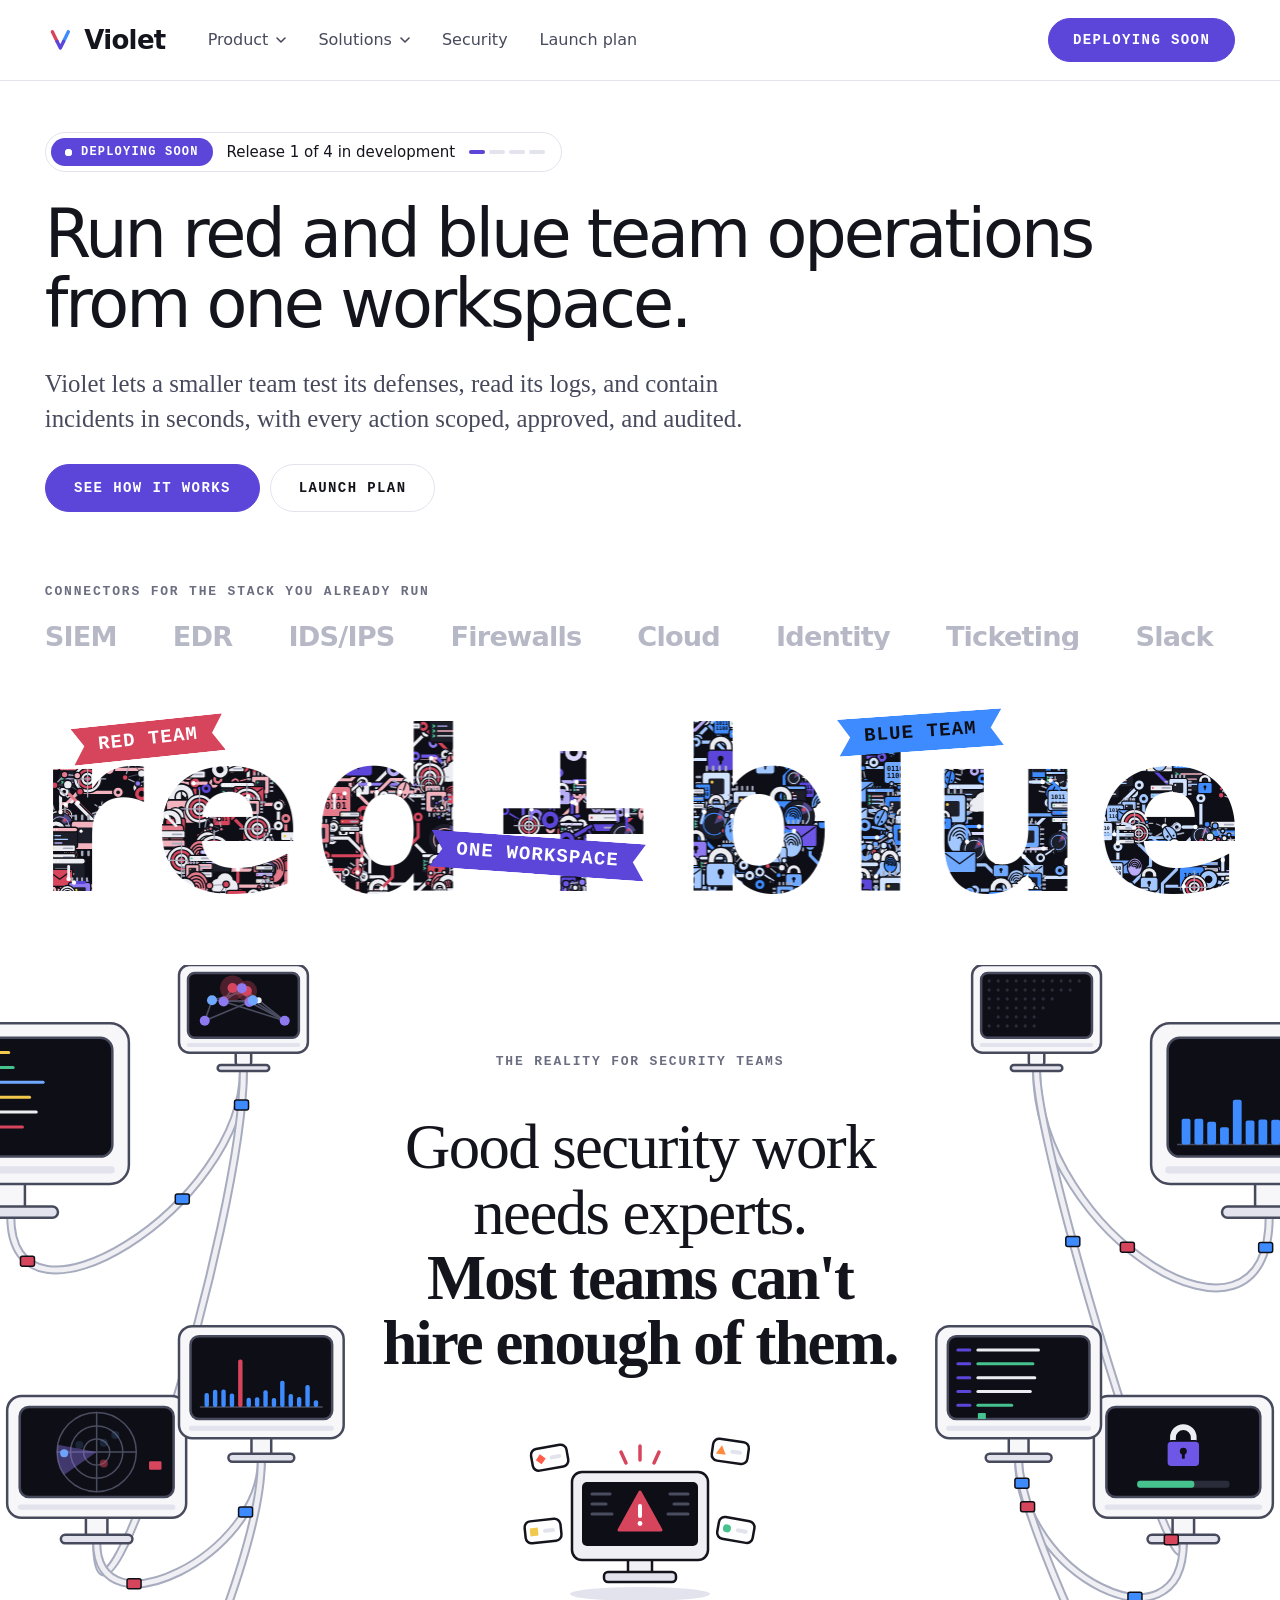
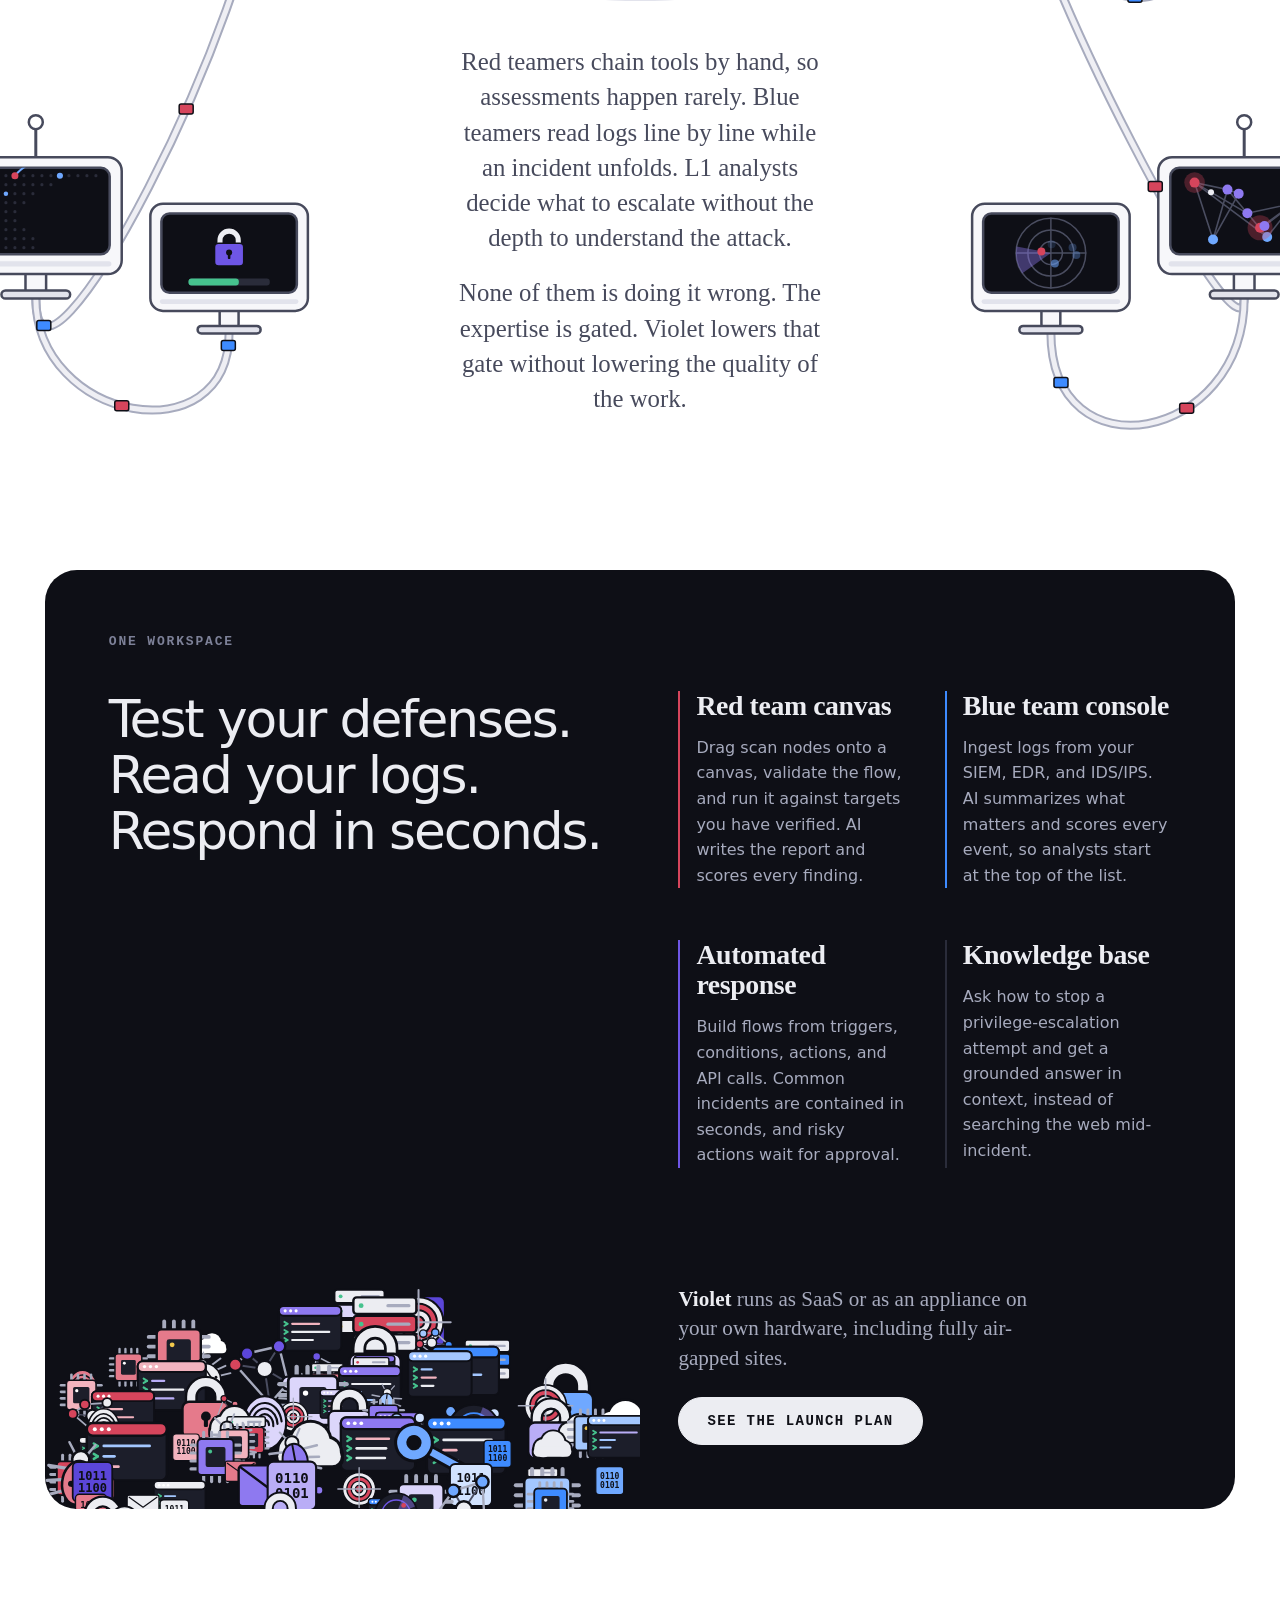
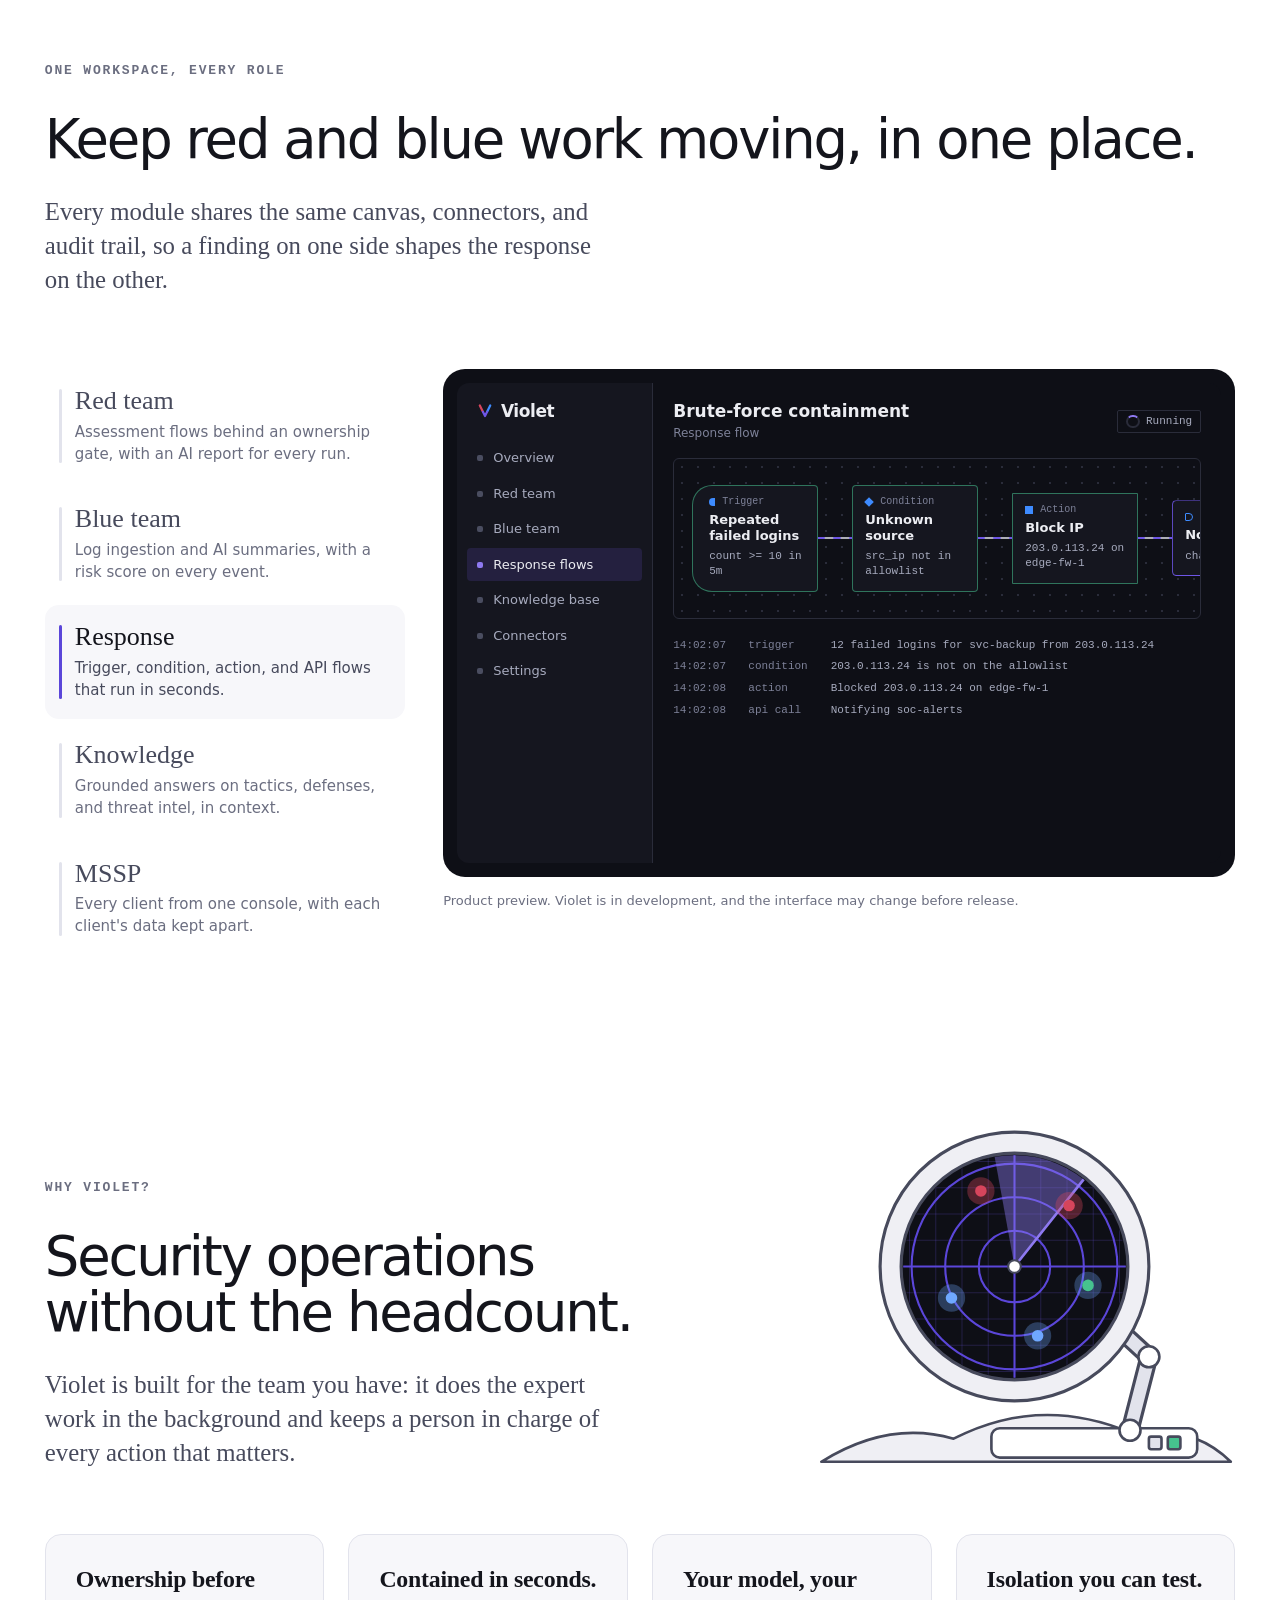
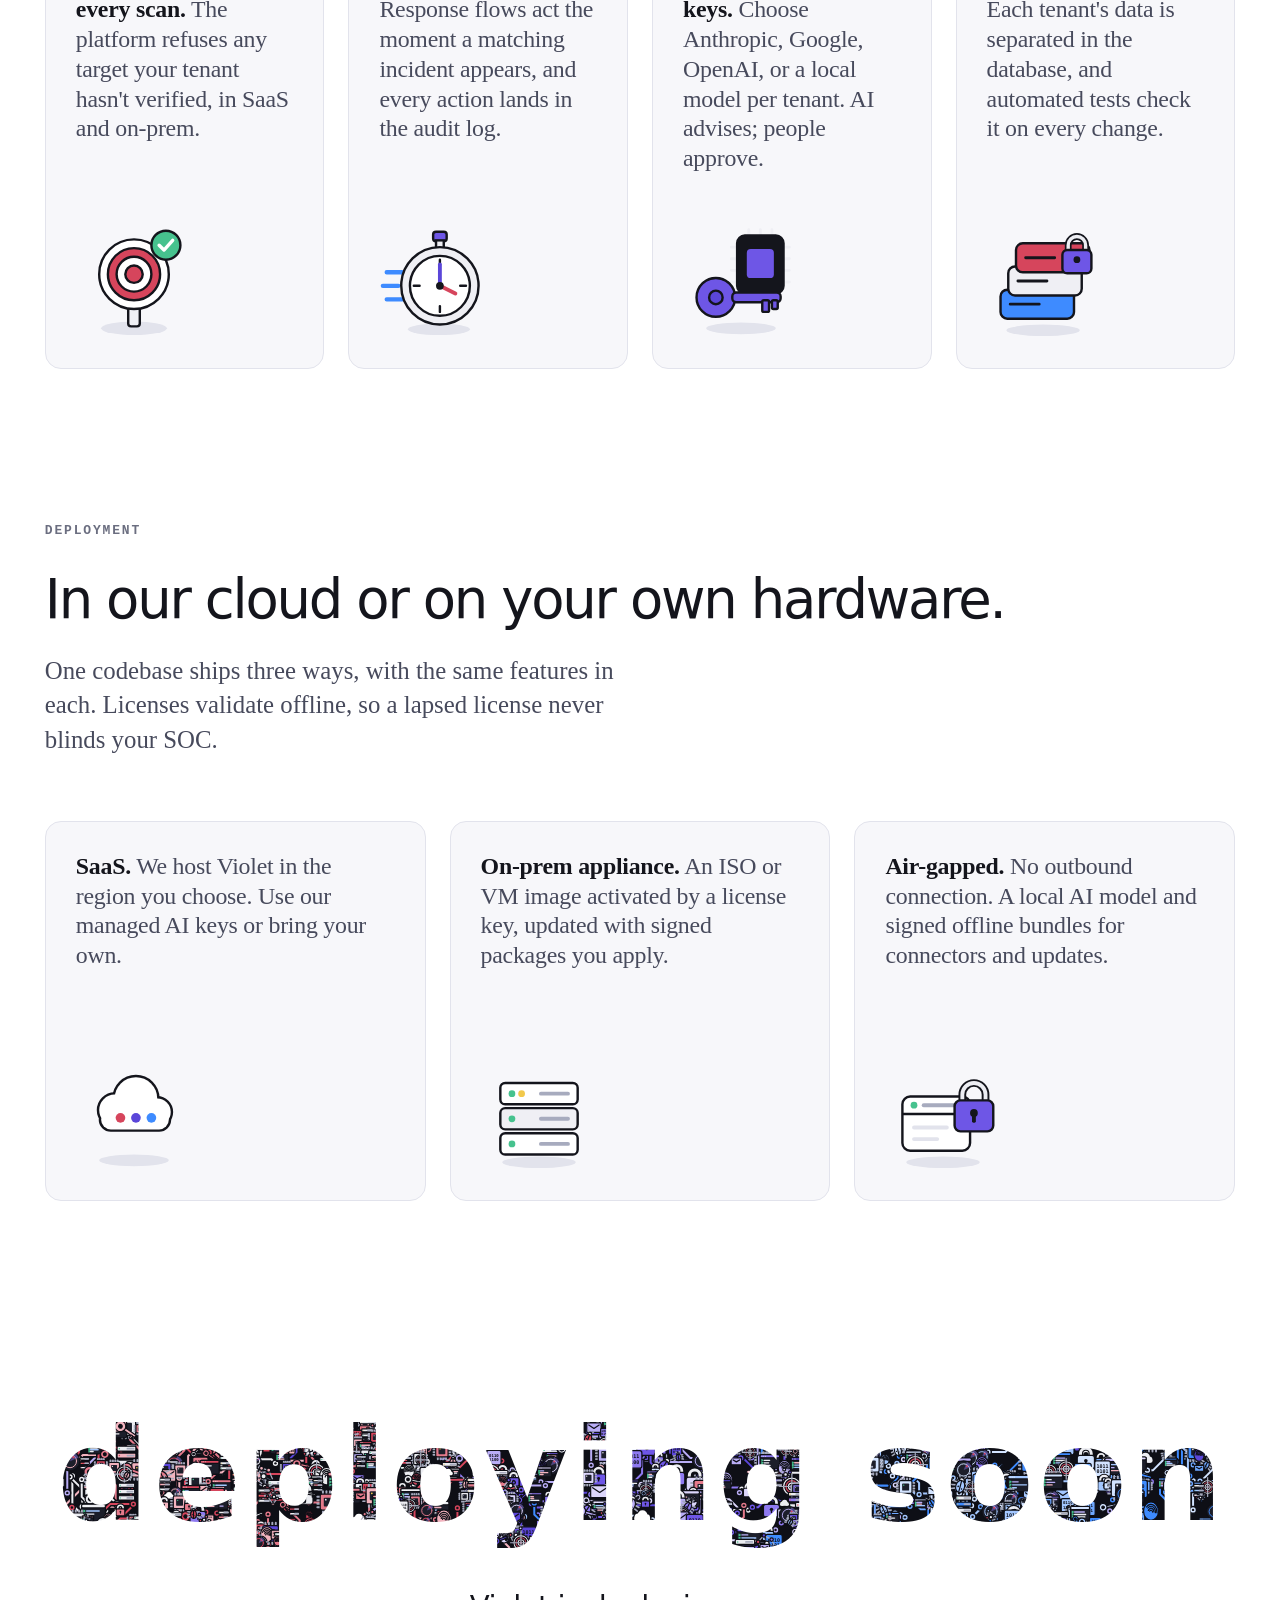
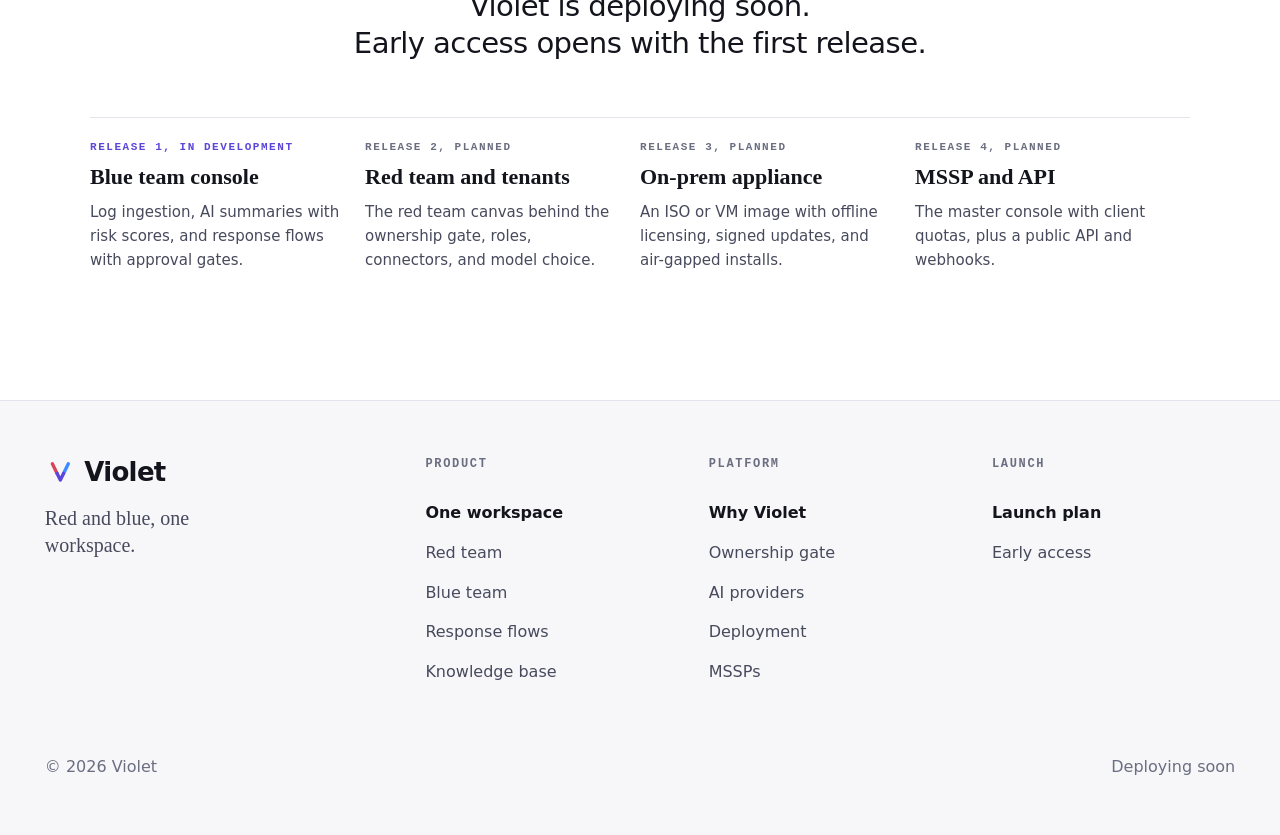
<file: index.html>
<!doctype html>
<html lang="en">
<head>
<meta charset="utf-8">
<meta name="viewport" content="width=device-width, initial-scale=1, viewport-fit=cover">
<title>Violet</title>
<meta name="description" content="Violet puts offensive testing, AI-assisted log analysis, and real-time automated response in one workspace. SaaS or on-prem. Deploying soon.">
<meta http-equiv="Content-Security-Policy" content="default-src 'self'; script-src 'self'; style-src 'self' https://fonts.googleapis.com; font-src https://fonts.gstatic.com; img-src 'self' data:; connect-src 'none'; object-src 'none'; base-uri 'self'; form-action 'none'">
<meta name="referrer" content="strict-origin-when-cross-origin">
<meta name="theme-color" content="#F9F8F5">
<meta property="og:title" content="Violet">
<meta property="og:description" content="Red and blue team operations and incident response in one workspace. Deploying soon.">
<meta property="og:type" content="website">
<link rel="icon" href="assets/favicon.svg?v=0b17229cc9" type="image/svg+xml">
<link rel="preconnect" href="https://fonts.googleapis.com">
<link rel="preconnect" href="https://fonts.gstatic.com" crossorigin>
<link rel="stylesheet" href="https://fonts.googleapis.com/css2?family=Geist:wght@400..800&family=Hanken+Grotesk:wght@700&family=IBM+Plex+Mono:wght@400;500;600&family=Newsreader:opsz,wght@6..72,400..700&display=swap">
<link rel="stylesheet" href="assets/motion/violet-motion.css?v=b8c4e7733e">
<link rel="stylesheet" href="assets/css/site.css?v=0e93527697">
<script src="assets/js/site.js?v=67e4901fdc" defer></script>
<script src="assets/js/art.js?v=268a24bd73" defer></script>
</head>
<body>
<a class="skip-link" href="#main">Skip to content</a>

<header class="site-header">
  <div class="wrap site-header__inner">
    <a class="lockup" href="#top" aria-label="Violet home">
      <svg class="vm-mark vm-boot vm-run" viewBox="0 0 200 200" aria-hidden="true" focusable="false">
        <path class="vm-s-red" d="M48 44 L79 108" stroke-width="22" pathLength="1"/>
        <path class="vm-s-blue" d="M152 44 L121 108" stroke-width="22" pathLength="1"/>
        <path class="vm-s-violet" d="M79 108 L100 150 L121 108" stroke-width="22" pathLength="1"/>
      </svg>
      <span>Violet</span>
    </a>
    <nav class="site-nav" id="site-nav" aria-label="Main" data-open="false">
      <ul class="nav-list">
        <li class="nav-item">
          <button class="nav-trigger" type="button" aria-expanded="false" aria-controls="menu-product">Product <svg class="caret" viewBox="0 0 10 6" aria-hidden="true" focusable="false"><path d="M1 1 L5 5 L9 1" fill="none" stroke="currentColor" stroke-width="1.6" stroke-linecap="round" stroke-linejoin="round"/></svg></button>
          <div class="mega mega--product" id="menu-product" hidden>
            <a class="mega-card mega-card--hero" href="#product">
              <span class="mega-card__title">Violet platform</span>
              <span class="mega-card__desc">One workspace for red team, blue team, and automated response.</span>
              <svg class="mega-card__art" viewBox="0 0 240 120" aria-hidden="true" focusable="false">
                <rect x="70" y="14" width="136" height="88" rx="10" fill="#14151C" stroke="#14151C" stroke-width="2.5"/>
                <rect x="70" y="14" width="136" height="20" rx="10" fill="#D6455C" stroke="#14151C" stroke-width="2.5"/>
                <circle cx="84" cy="24" r="3" fill="#FFFFFF"/><circle cx="95" cy="24" r="3" fill="#FFFFFF"/><circle cx="106" cy="24" r="3" fill="#FFFFFF"/>
                <path d="M82 48 L88 52 L82 56 M82 64 L88 68 L82 72 M82 80 L88 84 L82 88" fill="none" stroke="#46C28E" stroke-width="2.5" stroke-linecap="round" stroke-linejoin="round"/>
                <path d="M96 52 H170 M96 68 H150 M96 84 H182" stroke="#EFEFF4" stroke-width="3.5" stroke-linecap="round"/>
                <path d="M42 66 H30 M42 78 H30 M42 90 H30 M66 66 H54 M66 78 H54 M66 90 H54" stroke="#E2E3EC" stroke-width="3" stroke-linecap="round"/>
                <rect x="30" y="58" width="36" height="40" rx="6" fill="#3E8BFF" stroke="#14151C" stroke-width="2.5"/>
                <rect x="40" y="68" width="16" height="20" rx="3" fill="#14151C"/>
                <path d="M184 76 V68 A14 14 0 0 1 212 68 V76" fill="none" stroke="#14151C" stroke-width="9"/>
                <path d="M184 76 V68 A14 14 0 0 1 212 68 V76" fill="none" stroke="#ECEDF2" stroke-width="5"/>
                <rect x="174" y="74" width="48" height="36" rx="7" fill="#6E56E6" stroke="#14151C" stroke-width="2.5"/>
                <circle cx="198" cy="88" r="4.5" fill="#14151C"/><rect x="196" y="88" width="4" height="10" rx="1.5" fill="#14151C"/>
              </svg>
            </a>
            <div class="mega-stack">
              <a class="mega-card mega-card--violet" href="#modules" data-tab="red">
                <span class="mega-card__title">Red team</span>
                <span class="mega-card__desc">Assessment flows behind the ownership gate, with an AI report.</span>
              </a>
              <a class="mega-card mega-card--violet" href="#modules" data-tab="blue">
                <span class="mega-card__title">Blue team</span>
                <span class="mega-card__desc">Log analysis with a risk score on every event.</span>
              </a>
            </div>
            <div class="mega-card mega-card--light">
              <span class="mega-card__title">More in Violet</span>
              <ul class="mega-links">
                <li><a href="#modules" data-tab="response">Response flows</a><span>Trigger, condition, action, API</span></li>
                <li><a href="#modules" data-tab="kb">Knowledge base</a><span>Grounded answers in context</span></li>
                <li><a href="#why">AI providers</a><span>Your model, your keys</span></li>
                <li><a href="#launch">Launch plan</a><span>Four releases</span></li>
              </ul>
            </div>
          </div>
        </li>
        <li class="nav-item">
          <button class="nav-trigger" type="button" aria-expanded="false" aria-controls="menu-solutions">Solutions <svg class="caret" viewBox="0 0 10 6" aria-hidden="true" focusable="false"><path d="M1 1 L5 5 L9 1" fill="none" stroke="currentColor" stroke-width="1.6" stroke-linecap="round" stroke-linejoin="round"/></svg></button>
          <div class="mega mega--solutions" id="menu-solutions" hidden>
            <div class="mega-group mega-group--lav">
              <span class="label">By team</span>
              <div class="mega-row">
                <a class="mega-card tone-red" href="#modules" data-tab="red">
                  <span class="mega-card__title">Red teams</span>
                  <span class="mega-card__desc">Repeatable assessments, scoped and audited.</span>
                  <svg class="mega-card__icon" viewBox="0 0 120 120" aria-hidden="true" focusable="false">
                    <rect x="54" y="76" width="12" height="32" rx="3" fill="#EFEFF4" stroke="#14151C" stroke-width="2.5"/>
                    <circle cx="60" cy="54" r="36" fill="#FFFFFF" stroke="#14151C" stroke-width="2.5"/>
                    <circle cx="60" cy="54" r="24" fill="#D6455C" stroke="#14151C" stroke-width="2.5"/>
                    <circle cx="60" cy="54" r="11" fill="#FFFFFF" stroke="#14151C" stroke-width="2.5"/>
                    <circle cx="93" cy="24" r="15" fill="#46C28E" stroke="#14151C" stroke-width="2.5"/>
                    <path d="M86 24 L91 29 L100 19" fill="none" stroke="#FFFFFF" stroke-width="3.5" stroke-linecap="round" stroke-linejoin="round"/>
                  </svg>
                </a>
                <a class="mega-card tone-blue" href="#modules" data-tab="blue">
                  <span class="mega-card__title">SOC teams</span>
                  <span class="mega-card__desc">Triage by risk and contain incidents in seconds.</span>
                  <svg class="mega-card__icon" viewBox="0 0 120 120" aria-hidden="true" focusable="false">
                    <rect x="18" y="22" width="84" height="62" rx="8" fill="#EFEFF4" stroke="#14151C" stroke-width="2.5"/>
                    <rect x="26" y="30" width="68" height="46" rx="4" fill="#0E0F16"/>
                    <path d="M32 66 L44 56 L54 62 L66 44 L78 52 L88 38" fill="none" stroke="#6FA8FF" stroke-width="3" stroke-linecap="round" stroke-linejoin="round"/>
                    <circle cx="66" cy="44" r="4" fill="#D6455C"/>
                    <rect x="54" y="84" width="12" height="14" fill="#EFEFF4" stroke="#14151C" stroke-width="2.5"/>
                    <rect x="38" y="98" width="44" height="8" rx="3" fill="#A7ABBE" stroke="#14151C" stroke-width="2.5"/>
                  </svg>
                </a>
                <a class="mega-card tone-orange" href="#modules" data-tab="mssp">
                  <span class="mega-card__title">MSSPs</span>
                  <span class="mega-card__desc">Every client from one console, kept apart.</span>
                  <svg class="mega-card__icon" viewBox="0 0 120 120" aria-hidden="true" focusable="false">
                    <path d="M60 46 C60 66 26 62 26 82 M60 46 V82 M60 46 C60 66 94 62 94 82" fill="none" stroke="#14151C" stroke-width="2.5"/>
                    <rect x="38" y="16" width="44" height="32" rx="7" fill="#5B46D9" stroke="#14151C" stroke-width="2.5"/>
                    <rect x="12" y="80" width="28" height="24" rx="5" fill="#FFFFFF" stroke="#14151C" stroke-width="2.5"/>
                    <rect x="46" y="80" width="28" height="24" rx="5" fill="#FFFFFF" stroke="#14151C" stroke-width="2.5"/>
                    <rect x="80" y="80" width="28" height="24" rx="5" fill="#FFFFFF" stroke="#14151C" stroke-width="2.5"/>
                    <circle cx="26" cy="92" r="4" fill="#D6455C"/><circle cx="60" cy="92" r="4" fill="#3E8BFF"/><circle cx="94" cy="92" r="4" fill="#46C28E"/>
                  </svg>
                </a>
              </div>
            </div>
            <div class="mega-group mega-group--peach">
              <span class="label">By deployment</span>
              <ul class="mega-list">
                <li><a href="#deploy"><span class="mega-list__icon" aria-hidden="true"><svg viewBox="0 0 24 24"><path d="M7 18 H17 A4 4 0 0 0 17 10 A6 6 0 0 0 6 11 A3.5 3.5 0 0 0 7 18 Z" fill="none" stroke="currentColor" stroke-width="1.8" stroke-linejoin="round"/></svg></span><span><b>SaaS</b><small>We host it, in the region you choose.</small></span></a></li>
                <li><a href="#deploy"><span class="mega-list__icon" aria-hidden="true"><svg viewBox="0 0 24 24"><rect x="4" y="4" width="16" height="7" rx="1.5" fill="none" stroke="currentColor" stroke-width="1.8"/><rect x="4" y="13" width="16" height="7" rx="1.5" fill="none" stroke="currentColor" stroke-width="1.8"/><circle cx="8" cy="7.5" r="1.2" fill="currentColor"/><circle cx="8" cy="16.5" r="1.2" fill="currentColor"/></svg></span><span><b>On-prem appliance</b><small>An ISO or VM image with a license key.</small></span></a></li>
                <li><a href="#deploy"><span class="mega-list__icon" aria-hidden="true"><svg viewBox="0 0 24 24"><rect x="5" y="10" width="14" height="10" rx="2" fill="none" stroke="currentColor" stroke-width="1.8"/><path d="M8 10 V7 A4 4 0 0 1 16 7 V10" fill="none" stroke="currentColor" stroke-width="1.8"/></svg></span><span><b>Air-gapped</b><small>Fully offline, with a local AI model.</small></span></a></li>
              </ul>
            </div>
          </div>
        </li>
        <li class="nav-item"><a class="nav-link" href="#why">Security</a></li>
        <li class="nav-item"><a class="nav-link" href="#launch">Launch plan</a></li>
      </ul>
    </nav>
    <a class="pill pill--deep site-header__cta" href="#launch">Deploying soon</a>
    <button class="menu-toggle" type="button" data-menu-toggle aria-controls="site-nav" aria-expanded="false">Menu</button>
  </div>
</header>

<main id="main">

  <section class="hero" id="top" aria-labelledby="hero-title">
    <div class="wrap">
      <div class="hero__copy">
        <a class="announce" href="#launch">
          <span class="announce__tag"><span class="announce__ping" aria-hidden="true"></span>Deploying soon</span>
          <span class="announce__text">Release 1 of 4 in development</span>
          <span class="announce__steps" aria-hidden="true"><i class="is-now"></i><i></i><i></i><i></i></span>
        </a>
        <h1 id="hero-title"><span>Run red and blue team operations</span> <span>from one workspace.</span></h1>
        <p class="lead">Violet lets a smaller team test its defenses, read its logs, and contain incidents in seconds, with every action scoped, approved, and audited.</p>
        <div class="pill-row">
          <a class="pill pill--solid" href="#modules">See how it works</a>
          <a class="pill pill--outline" href="#launch">Launch plan</a>
        </div>
      </div>
      <div class="stack">
        <span class="label">Connectors for the stack you already run</span>
        <div class="marquee">
          <ul class="marquee__track" aria-label="Connector categories"><li>SIEM</li><li>EDR</li><li>IDS/IPS</li><li>Firewalls</li><li>Cloud</li><li>Identity</li><li>Ticketing</li><li>Slack</li><li>Teams</li><li>Ansible</li><li>Terraform</li><li>Jenkins</li><li>Webhooks</li></ul>
          <ul class="marquee__track" aria-hidden="true"><li>SIEM</li><li>EDR</li><li>IDS/IPS</li><li>Firewalls</li><li>Cloud</li><li>Identity</li><li>Ticketing</li><li>Slack</li><li>Teams</li><li>Ansible</li><li>Terraform</li><li>Jenkins</li><li>Webhooks</li></ul>
        </div>
      </div>
      <div class="art art--hero">
        <canvas data-art="word" data-text="red+blue" data-narrow="red+|blue" data-zones="red:3,violet:1,blue:4" data-seed="7" role="img" aria-label="red plus blue, drawn in flowers and rosettes"></canvas>
        <span class="ribbon ribbon--red" aria-hidden="true">Red team</span>
        <span class="ribbon ribbon--violet" aria-hidden="true">One workspace</span>
        <span class="ribbon ribbon--blue" aria-hidden="true">Blue team</span>
      </div>
    </div>
  </section>

  <section class="problem" aria-labelledby="problem-title">
    <canvas class="problem__art problem__art--left" data-art="screens" data-side="left" aria-hidden="true"></canvas>
    <canvas class="problem__art problem__art--right" data-art="screens" data-side="right" aria-hidden="true"></canvas>
    <div class="wrap">
      <div class="problem__body">
        <span class="label">The reality for security teams</span>
        <h2 id="problem-title">Good security work needs experts. <b>Most teams can't hire enough of them.</b></h2>
        <svg class="overload" viewBox="0 0 240 180" aria-hidden="true" focusable="false">
          <ellipse cx="120" cy="170" rx="70" ry="7" fill="#E2E3EC"/>
          <path d="M120 36 V22 M106 39 L101 28 M134 39 L139 28" stroke="#D6455C" stroke-width="3.5" stroke-linecap="round"/>
          <rect x="108" y="128" width="24" height="22" fill="#EFEFF4" stroke="#14151C" stroke-width="2.5"/>
          <rect x="84" y="148" width="72" height="10" rx="4" fill="#E2E3EC" stroke="#14151C" stroke-width="2.5"/>
          <rect x="52" y="48" width="136" height="88" rx="10" fill="#EFEFF4" stroke="#14151C" stroke-width="2.5"/>
          <rect x="62" y="58" width="116" height="64" rx="5" fill="#0E0F16"/>
          <path d="M72 70 H90 M72 80 H86 M72 90 H92 M150 70 H168 M154 80 H168 M148 90 H168" stroke="#4A4D60" stroke-width="3" stroke-linecap="round"/>
          <g class="overload__alert">
            <path d="M120 68 L141 106 H99 Z" fill="#D6455C" stroke="#D6455C" stroke-width="3" stroke-linejoin="round"/>
            <rect x="118" y="80" width="4" height="14" rx="2" fill="#FFFFFF"/>
            <circle cx="120" cy="99.5" r="2.4" fill="#FFFFFF"/>
          </g>
          <g transform="translate(10 26) rotate(-10)"><g class="overload__pop overload__pop--1"><rect width="36" height="22" rx="6" fill="#FFFFFF" stroke="#14151C" stroke-width="2.5"/><path d="M9 6 L14 11 L9 16 L4 11 Z" fill="#FF5C49"/><rect x="18" y="9" width="12" height="4" rx="2" fill="#E2E3EC"/></g></g>
          <g transform="translate(194 14) rotate(8)"><g class="overload__pop overload__pop--2"><rect width="36" height="22" rx="6" fill="#FFFFFF" stroke="#14151C" stroke-width="2.5"/><path d="M9 6 L14 15 H4 Z" fill="#FF8A3D"/><rect x="18" y="9" width="12" height="4" rx="2" fill="#E2E3EC"/></g></g>
          <g transform="translate(4 98) rotate(-6)"><g class="overload__pop overload__pop--3"><rect width="36" height="22" rx="6" fill="#FFFFFF" stroke="#14151C" stroke-width="2.5"/><rect x="5" y="7" width="8" height="8" fill="#F2C94C"/><rect x="18" y="9" width="12" height="4" rx="2" fill="#E2E3EC"/></g></g>
          <g transform="translate(200 92) rotate(10)"><g class="overload__pop overload__pop--4"><rect width="36" height="22" rx="6" fill="#FFFFFF" stroke="#14151C" stroke-width="2.5"/><circle cx="9" cy="11" r="4" fill="#46C28E"/><rect x="18" y="9" width="12" height="4" rx="2" fill="#E2E3EC"/></g></g>
        </svg>
        <p>Red teamers chain tools by hand, so assessments happen rarely. Blue teamers read logs line by line while an incident unfolds. L1 analysts decide what to escalate without the depth to understand the attack.</p>
        <p>None of them is doing it wrong. The expertise is gated. Violet lowers that gate without lowering the quality of the work.</p>
      </div>
    </div>
  </section>

  <section id="product" aria-labelledby="product-title">
    <div class="wrap">
      <div class="block">
        <span class="label">One workspace</span>
        <div class="block__grid">
          <h2 class="block__statement" id="product-title"><span>Test your defenses.</span> <span>Read your logs.</span> <span>Respond in seconds.</span></h2>
          <div class="features">
            <div class="feature feature--red">
              <h3>Red team canvas</h3>
              <p>Drag scan nodes onto a canvas, validate the flow, and run it against targets you have verified. AI writes the report and scores every finding.</p>
            </div>
            <div class="feature feature--blue">
              <h3>Blue team console</h3>
              <p>Ingest logs from your SIEM, EDR, and IDS/IPS. AI summarizes what matters and scores every event, so analysts start at the top of the list.</p>
            </div>
            <div class="feature feature--violet">
              <h3>Automated response</h3>
              <p>Build flows from triggers, conditions, actions, and API calls. Common incidents are contained in seconds, and risky actions wait for approval.</p>
            </div>
            <div class="feature">
              <h3>Knowledge base</h3>
              <p>Ask how to stop a privilege-escalation attempt and get a grounded answer in context, instead of searching the web mid-incident.</p>
            </div>
          </div>
          <div class="block__foot">
            <p><b>Violet</b> runs as SaaS or as an appliance on your own hardware, including fully air-gapped sites.</p>
            <a class="pill pill--white" href="#launch">See the launch plan</a>
          </div>
        </div>
        <canvas class="block__field" data-art="field" aria-hidden="true"></canvas>
      </div>
    </div>
  </section>

  <section class="section" id="modules" aria-labelledby="modules-title">
    <div class="wrap">
      <div class="section-head">
        <span class="label">One workspace, every role</span>
        <h2 class="section-title" id="modules-title">Keep red and blue work moving, in one place.</h2>
        <p class="lead">Every module shares the same canvas, connectors, and audit trail, so a finding on one side shapes the response on the other.</p>
      </div>

      <div class="modules" data-modules>
        <div class="modules__tabs" role="tablist" aria-label="Modules" aria-orientation="vertical" data-tabs>
          <button class="module-tab tone-red" type="button" role="tab" id="tab-red" aria-controls="panel-red" aria-selected="true">
            <span class="module-tab__bar" aria-hidden="true"><i></i></span>
            <span class="module-tab__name">Red team</span>
            <span class="module-tab__desc">Assessment flows behind an ownership gate, with an AI report for every run.</span>
          </button>
          <button class="module-tab tone-blue" type="button" role="tab" id="tab-blue" aria-controls="panel-blue" aria-selected="false" tabindex="-1">
            <span class="module-tab__bar" aria-hidden="true"><i></i></span>
            <span class="module-tab__name">Blue team</span>
            <span class="module-tab__desc">Log ingestion and AI summaries, with a risk score on every event.</span>
          </button>
          <button class="module-tab tone-violet" type="button" role="tab" id="tab-response" aria-controls="panel-response" aria-selected="false" tabindex="-1">
            <span class="module-tab__bar" aria-hidden="true"><i></i></span>
            <span class="module-tab__name">Response</span>
            <span class="module-tab__desc">Trigger, condition, action, and API flows that run in seconds.</span>
          </button>
          <button class="module-tab tone-teal" type="button" role="tab" id="tab-kb" aria-controls="panel-kb" aria-selected="false" tabindex="-1">
            <span class="module-tab__bar" aria-hidden="true"><i></i></span>
            <span class="module-tab__name">Knowledge</span>
            <span class="module-tab__desc">Grounded answers on tactics, defenses, and threat intel, in context.</span>
          </button>
          <button class="module-tab tone-orange" type="button" role="tab" id="tab-mssp" aria-controls="panel-mssp" aria-selected="false" tabindex="-1">
            <span class="module-tab__bar" aria-hidden="true"><i></i></span>
            <span class="module-tab__name">MSSP</span>
            <span class="module-tab__desc">Every client from one console, with each client's data kept apart.</span>
          </button>
        </div>
        <div class="modules__stage">


        <div class="module-panel tone-red" role="tabpanel" id="panel-red" aria-labelledby="tab-red">
          <figure class="shot">
            <div class="app">
              <aside class="app__side" aria-hidden="true">
                <span class="lockup lockup--light"><svg class="vm-mark" viewBox="0 0 200 200"><path class="vm-s-red" d="M48 44 L79 108" stroke-width="22"/><path class="vm-s-blue" d="M152 44 L121 108" stroke-width="22"/><path class="vm-s-violet" d="M79 108 L100 150 L121 108" stroke-width="22"/></svg><span>Violet</span></span>
                <ul class="app__nav"><li>Overview</li><li class="is-active">Red team</li><li>Blue team</li><li>Response flows</li><li>Knowledge base</li><li>Connectors</li><li>Settings</li></ul>
              </aside>
              <div class="app__main">
                <div class="app__head">
                  <div class="app__head-text"><span class="app__title">External perimeter</span><span class="app__sub">Assessment flow</span></div>
                  <span class="chip"><span class="dot dot--good"></span>Scope verified</span>
                  <span class="chip">Weekly, Mon 02:00 UTC</span>
                </div>
                <dl class="kv">
                  <dt>Target</dt><dd>198.51.100.0/24</dd>
                  <dt>Ownership</dt><dd>DNS TXT record, re-checked before each run</dd>
                  <dt>Mode</dt><dd>Safe mode, destructive actions off</dd>
                </dl>
                <div class="canvas-ui ctx-red">
                  <ol class="flow">
                    <li class="flow__step"><div class="node node--action" data-state="done"><span class="node__type"><i class="shape shape--action"></i>Scan</span><span class="node__title">Network map</span><code class="node__param">ports 1-1024</code></div><svg class="edge" viewBox="0 0 34 12" aria-hidden="true"><path class="vm-flow__base" d="M0 6 H34"/></svg></li>
                    <li class="flow__step"><div class="node node--action" data-state="done"><span class="node__type"><i class="shape shape--action"></i>Scan</span><span class="node__title">Vulnerability scan</span><code class="node__param">profile standard</code></div><svg class="edge" viewBox="0 0 34 12" aria-hidden="true"><path class="vm-flow__base" d="M0 6 H34"/><path class="vm-flow__pulse" d="M0 6 H34"/></svg></li>
                    <li class="flow__step"><div class="node node--action" data-state="active"><span class="node__type"><i class="shape shape--action"></i>Check</span><span class="node__title">Safe-mode validation</span><code class="node__param">checks only</code></div><svg class="edge" viewBox="0 0 34 12" aria-hidden="true"><path class="vm-flow__base" d="M0 6 H34"/></svg></li>
                    <li class="flow__step"><div class="node node--api"><span class="node__type"><i class="shape shape--api"></i>Report</span><span class="node__title">AI report</span><code class="node__param">risk per finding</code></div></li>
                  </ol>
                </div>
                <div class="table-scroll">
                  <table class="data">
                    <caption class="visually-hidden">Example findings from the last assessment run</caption>
                    <thead><tr><th scope="col">Severity</th><th scope="col">AI report finding</th><th scope="col">Asset</th><th class="num" scope="col">Risk</th></tr></thead>
                    <tbody>
                      <tr><td><span class="sev sev--high"><i></i>High</span></td><td class="text">Admin panel accepts default credentials</td><td>198.51.100.22:8080</td><td class="num">81</td></tr>
                      <tr><td><span class="sev sev--high"><i></i>High</span></td><td class="text">TLS 1.0 still enabled</td><td>198.51.100.14:443</td><td class="num">72</td></tr>
                      <tr><td><span class="sev sev--medium"><i></i>Medium</span></td><td class="text">SSH server version is out of date</td><td>198.51.100.9:22</td><td class="num">48</td></tr>
                    </tbody>
                  </table>
                </div>
              </div>
            </div>
          </figure>
        </div>

        <div class="module-panel tone-blue" role="tabpanel" id="panel-blue" aria-labelledby="tab-blue" hidden>
          <figure class="shot">
            <div class="app">
              <aside class="app__side" aria-hidden="true">
                <span class="lockup lockup--light"><svg class="vm-mark" viewBox="0 0 200 200"><path class="vm-s-red" d="M48 44 L79 108" stroke-width="22"/><path class="vm-s-blue" d="M152 44 L121 108" stroke-width="22"/><path class="vm-s-violet" d="M79 108 L100 150 L121 108" stroke-width="22"/></svg><span>Violet</span></span>
                <ul class="app__nav"><li>Overview</li><li>Red team</li><li class="is-active">Blue team</li><li>Response flows</li><li>Knowledge base</li><li>Connectors</li><li>Settings</li></ul>
              </aside>
              <div class="app__main">
                <div class="app__head">
                  <div class="app__head-text"><span class="app__title">Triage</span><span class="app__sub">Events ranked by risk score</span></div>
                  <span class="chip"><span class="vm-meter" aria-hidden="true"><i></i><i></i><i></i><i></i><i></i></span>Ingesting from 3 sources</span>
                </div>
                <div class="split-ui">
                  <div class="table-scroll">
                    <table class="data">
                      <thead><tr><th class="num" scope="col">Score</th><th scope="col">Severity</th><th scope="col">Event</th><th scope="col">Source</th></tr></thead>
                      <tbody>
                        <tr class="is-selected"><td class="num">92</td><td><span class="sev sev--critical"><i></i>Critical</span></td><td class="text">12 failed logins, then a success</td><td>vpn-gw-1</td></tr>
                        <tr><td class="num">78</td><td><span class="sev sev--high"><i></i>High</span></td><td class="text">Unauthorized query on customer table</td><td>db-prod-2</td></tr>
                        <tr><td class="num">54</td><td><span class="sev sev--medium"><i></i>Medium</span></td><td class="text">Admin account created outside change window</td><td>idp</td></tr>
                        <tr><td class="num">27</td><td><span class="sev sev--low"><i></i>Low</span></td><td class="text">Port 8443 newly reachable</td><td>web-03</td></tr>
                        <tr><td class="num">5</td><td><span class="sev sev--info"><i></i>Info</span></td><td class="text">EDR agent heartbeat restored</td><td>ws-114</td></tr>
                      </tbody>
                    </table>
                  </div>
                  <div class="pane">
                    <div class="pane__head"><span class="pane__title">AI summary</span><span class="score">92</span><span class="sev sev--critical"><i></i>Critical</span></div>
                    <p>Twelve failed logins for svc-backup from 203.0.113.24 were followed by a successful login at 14:01. This matches a brute-force compromise of a service account.</p>
                    <ul class="checks"><li>Block 203.0.113.24 at the edge firewall</li><li>Reset the svc-backup credentials</li><li>Review sessions opened since 14:01</li></ul>
                    <p class="note">Advisory. Actions run only through your response flows.</p>
                  </div>
                </div>
              </div>
            </div>
          </figure>
        </div>

        <div class="module-panel tone-violet" role="tabpanel" id="panel-response" aria-labelledby="tab-response" hidden>
          <figure class="shot">
            <div class="app">
              <aside class="app__side" aria-hidden="true">
                <span class="lockup lockup--light"><svg class="vm-mark" viewBox="0 0 200 200"><path class="vm-s-red" d="M48 44 L79 108" stroke-width="22"/><path class="vm-s-blue" d="M152 44 L121 108" stroke-width="22"/><path class="vm-s-violet" d="M79 108 L100 150 L121 108" stroke-width="22"/></svg><span>Violet</span></span>
                <ul class="app__nav"><li>Overview</li><li>Red team</li><li>Blue team</li><li class="is-active">Response flows</li><li>Knowledge base</li><li>Connectors</li><li>Settings</li></ul>
              </aside>
              <div class="app__main">
                <div class="app__head">
                  <div class="app__head-text"><span class="app__title">Brute-force containment</span><span class="app__sub">Response flow</span></div>
                  <span class="chip"><span class="vm-spinner" aria-hidden="true"></span>Running</span>
                </div>
                <div class="canvas-ui">
                  <ol class="flow">
                    <li class="flow__step"><div class="node node--trigger" data-state="done"><span class="node__type"><i class="shape shape--trigger"></i>Trigger</span><span class="node__title">Repeated failed logins</span><code class="node__param">count &gt;= 10 in 5m</code></div><svg class="edge" viewBox="0 0 34 12" aria-hidden="true"><path class="vm-flow__base" d="M0 6 H34"/><path class="vm-flow__pulse" d="M0 6 H34"/></svg></li>
                    <li class="flow__step"><div class="node" data-state="done"><span class="node__type"><i class="shape shape--condition"></i>Condition</span><span class="node__title">Unknown source</span><code class="node__param">src_ip not in allowlist</code></div><svg class="edge" viewBox="0 0 34 12" aria-hidden="true"><path class="vm-flow__base" d="M0 6 H34"/><path class="vm-flow__pulse" d="M0 6 H34"/></svg></li>
                    <li class="flow__step"><div class="node node--action" data-state="done"><span class="node__type"><i class="shape shape--action"></i>Action</span><span class="node__title">Block IP</span><code class="node__param">203.0.113.24 on edge-fw-1</code></div><svg class="edge" viewBox="0 0 34 12" aria-hidden="true"><path class="vm-flow__base" d="M0 6 H34"/><path class="vm-flow__pulse" d="M0 6 H34"/></svg></li>
                    <li class="flow__step"><div class="node node--api" data-state="active"><span class="node__type"><i class="shape shape--api"></i>API call</span><span class="node__title">Notify the SOC</span><code class="node__param">channel soc-alerts</code></div></li>
                  </ol>
                </div>
                <table class="runlog">
                  <tbody>
                    <tr><td>14:02:07</td><td>trigger</td><td>12 failed logins for svc-backup from 203.0.113.24</td></tr>
                    <tr><td>14:02:07</td><td>condition</td><td>203.0.113.24 is not on the allowlist</td></tr>
                    <tr><td>14:02:08</td><td>action</td><td>Blocked 203.0.113.24 on edge-fw-1</td></tr>
                    <tr><td>14:02:08</td><td>api call</td><td>Notifying soc-alerts</td></tr>
                  </tbody>
                </table>
              </div>
            </div>
          </figure>
        </div>

        <div class="module-panel tone-teal" role="tabpanel" id="panel-kb" aria-labelledby="tab-kb" hidden>
          <figure class="shot">
            <div class="app">
              <aside class="app__side" aria-hidden="true">
                <span class="lockup lockup--light"><svg class="vm-mark" viewBox="0 0 200 200"><path class="vm-s-red" d="M48 44 L79 108" stroke-width="22"/><path class="vm-s-blue" d="M152 44 L121 108" stroke-width="22"/><path class="vm-s-violet" d="M79 108 L100 150 L121 108" stroke-width="22"/></svg><span>Violet</span></span>
                <ul class="app__nav"><li>Overview</li><li>Red team</li><li>Blue team</li><li>Response flows</li><li class="is-active">Knowledge base</li><li>Connectors</li><li>Settings</li></ul>
              </aside>
              <div class="app__main">
                <div class="app__head">
                  <div class="app__head-text"><span class="app__title">Knowledge base</span><span class="app__sub">Grounded answers in context</span></div>
                </div>
                <div class="qa">
                  <p class="q">How do I contain a privilege-escalation attempt on a Linux host?</p>
                  <div class="a">
                    <p>Isolate the host first, then preserve evidence before you remediate.</p>
                    <ol>
                      <li>Isolate the host with your EDR connector.</li>
                      <li>Capture running processes and recent sudo activity.</li>
                      <li>Revoke sessions for the affected accounts.</li>
                      <li>Patch the exploited component, then restore access.</li>
                    </ol>
                    <div class="sources"><span class="chip">MITRE ATT&amp;CK T1068</span><span class="chip">Your runbook: host isolation</span></div>
                  </div>
                  <p class="note">Answers are grounded in your knowledge base and are advisory.</p>
                </div>
              </div>
            </div>
          </figure>
        </div>

        <div class="module-panel tone-orange" role="tabpanel" id="panel-mssp" aria-labelledby="tab-mssp" hidden>
          <figure class="shot">
            <div class="app">
              <aside class="app__side" aria-hidden="true">
                <span class="lockup lockup--light"><svg class="vm-mark" viewBox="0 0 200 200"><path class="vm-s-red" d="M48 44 L79 108" stroke-width="22"/><path class="vm-s-blue" d="M152 44 L121 108" stroke-width="22"/><path class="vm-s-violet" d="M79 108 L100 150 L121 108" stroke-width="22"/></svg><span>Violet</span></span>
                <ul class="app__nav"><li class="is-active">Clients</li><li>Red team</li><li>Blue team</li><li>Response flows</li><li>Knowledge base</li><li>Connectors</li><li>Settings</li></ul>
              </aside>
              <div class="app__main">
                <div class="app__head">
                  <div class="app__head-text"><span class="app__title">Master console</span><span class="app__sub">All client tenants</span></div>
                  <span class="chip">7 of 10 client slots</span>
                </div>
                <div class="kpis">
                  <div class="kpi"><span>Open incidents</span><strong>11</strong></div>
                  <div class="kpi"><span>Healthy clients</span><strong>6 of 7</strong></div>
                  <div class="kpi"><span>Connectors degraded</span><strong>1</strong></div>
                </div>
                <div class="table-scroll">
                  <table class="data">
                    <thead><tr><th scope="col">Client tenant</th><th class="num" scope="col">Open incidents</th><th scope="col">Health</th><th class="num" scope="col">Logs per day</th><th scope="col"></th></tr></thead>
                    <tbody>
                      <tr><td class="text">Client A</td><td class="num">3</td><td><span class="chip"><span class="dot dot--good"></span>Healthy</span></td><td class="num">41 GB</td><td class="open">Open</td></tr>
                      <tr><td class="text">Client B</td><td class="num">0</td><td><span class="chip"><span class="dot dot--good"></span>Healthy</span></td><td class="num">12 GB</td><td class="open">Open</td></tr>
                      <tr><td class="text">Client C</td><td class="num">7</td><td><span class="chip"><span class="dot dot--warning"></span>EDR connector degraded</span></td><td class="num">26 GB</td><td class="open">Open</td></tr>
                      <tr><td class="text">Client D</td><td class="num">1</td><td><span class="chip"><span class="dot dot--good"></span>Healthy</span></td><td class="num">8 GB</td><td class="open">Open</td></tr>
                    </tbody>
                  </table>
                </div>
              </div>
            </div>
          </figure>
        </div>
          <p class="modules__caption">Product preview. Violet is in development, and the interface may change before release.</p>
        </div>
      </div>
    </div>
  </section>

  <section class="section" id="why" aria-labelledby="why-title">
    <div class="wrap">
      <div class="why__head">
        <div class="section-head">
          <span class="label">Why Violet?</span>
          <h2 class="section-title" id="why-title">Security operations without the headcount.</h2>
          <p class="lead">Violet is built for the team you have: it does the expert work in the background and keeps a person in charge of every action that matters.</p>
        </div>
        <canvas class="why__art" data-art="scope" aria-hidden="true"></canvas>
      </div>
      <div class="cards">
        <div class="card">
          <p><b>Ownership before every scan.</b> The platform refuses any target your tenant hasn't verified, in SaaS and on-prem.</p>
          <svg viewBox="0 0 120 120" aria-hidden="true" focusable="false">
            <ellipse cx="60" cy="110" rx="34" ry="7" fill="#E2E3EC"/>
            <rect x="54" y="76" width="12" height="32" rx="3" fill="#EFEFF4" stroke="#14151C" stroke-width="2.5"/>
            <circle cx="60" cy="54" r="36" fill="#FFFFFF" stroke="#14151C" stroke-width="2.5"/>
            <circle cx="60" cy="54" r="27" fill="#D6455C" stroke="#14151C" stroke-width="2.5"/>
            <circle cx="60" cy="54" r="18" fill="#FFFFFF" stroke="#14151C" stroke-width="2.5"/>
            <circle cx="60" cy="54" r="9" fill="#D6455C" stroke="#14151C" stroke-width="2.5"/>
            <circle cx="93" cy="24" r="15" fill="#46C28E" stroke="#14151C" stroke-width="2.5"/>
            <path d="M86 24 L91 29 L100 19" fill="none" stroke="#FFFFFF" stroke-width="3.5" stroke-linecap="round" stroke-linejoin="round"/>
          </svg>
        </div>
        <div class="card">
          <p><b>Contained in seconds.</b> Response flows act the moment a matching incident appears, and every action lands in the audit log.</p>
          <svg viewBox="0 0 120 120" aria-hidden="true" focusable="false">
            <ellipse cx="62" cy="111" rx="32" ry="6" fill="#E2E3EC"/>
            <path d="M8 52 H24 M4 66 H20 M8 80 H24" stroke="#3E8BFF" stroke-width="4.5" stroke-linecap="round"/>
            <rect x="56" y="10" width="14" height="10" rx="3" fill="#6E56E6" stroke="#14151C" stroke-width="2.5"/>
            <rect x="59" y="19" width="8" height="9" fill="#EFEFF4" stroke="#14151C" stroke-width="2.5"/>
            <circle cx="63" cy="66" r="40" fill="#EFEFF4" stroke="#14151C" stroke-width="2.5"/>
            <circle cx="63" cy="66" r="31" fill="#FFFFFF" stroke="#14151C" stroke-width="2.5"/>
            <path d="M63 39 V45 M90 66 H84 M63 93 V87 M36 66 H42" stroke="#14151C" stroke-width="2.5" stroke-linecap="round"/>
            <path d="M63 66 V44" stroke="#5B46D9" stroke-width="4" stroke-linecap="round"/>
            <path d="M63 66 L79 74" stroke="#D6455C" stroke-width="4" stroke-linecap="round"/>
            <circle cx="63" cy="66" r="4" fill="#14151C"/>
          </svg>
        </div>
        <div class="card">
          <p><b>Your model, your keys.</b> Choose Anthropic, Google, OpenAI, or a local model per tenant. AI advises; people approve.</p>
          <svg viewBox="0 0 120 120" aria-hidden="true" focusable="false">
            <ellipse cx="60" cy="110" rx="36" ry="6" fill="#E2E3EC"/>
            <path d="M68 14 V8 M80 14 V8 M92 14 V8 M68 74 V80 M80 74 V80 M92 74 V80 M56 26 H50 M56 38 H50 M56 50 H50 M56 62 H50 M104 26 H110 M104 38 H110 M104 50 H110 M104 62 H110" stroke="#EFEFF4" stroke-width="3" stroke-linecap="round"/>
            <rect x="56" y="14" width="48" height="60" rx="8" fill="#14151C" stroke="#14151C" stroke-width="2.5"/>
            <rect x="66" y="28" width="28" height="30" rx="4" fill="#6E56E6"/>
            <circle cx="34" cy="78" r="20" fill="#6E56E6" stroke="#14151C" stroke-width="2.5"/>
            <circle cx="34" cy="78" r="7" fill="#5B46D9" stroke="#14151C" stroke-width="2.5"/>
            <rect x="51" y="73" width="50" height="10" rx="4" fill="#6E56E6" stroke="#14151C" stroke-width="2.5"/>
            <rect x="82" y="81" width="7" height="12" rx="1.5" fill="#6E56E6" stroke="#14151C" stroke-width="2.5"/>
            <rect x="92" y="81" width="6" height="9" rx="1.5" fill="#6E56E6" stroke="#14151C" stroke-width="2.5"/>
          </svg>
        </div>
        <div class="card">
          <p><b>Isolation you can test.</b> Each tenant's data is separated in the database, and automated tests check it on every change.</p>
          <svg viewBox="0 0 120 120" aria-hidden="true" focusable="false">
            <ellipse cx="58" cy="112" rx="38" ry="6" fill="#E2E3EC"/>
            <rect x="14" y="70" width="76" height="30" rx="7" fill="#3E8BFF" stroke="#14151C" stroke-width="2.5"/>
            <rect x="22" y="46" width="76" height="30" rx="7" fill="#EFEFF4" stroke="#14151C" stroke-width="2.5"/>
            <rect x="30" y="22" width="76" height="30" rx="7" fill="#D6455C" stroke="#14151C" stroke-width="2.5"/>
            <path d="M40 37 H70 M32 61 H62 M24 85 H54" stroke="#14151C" stroke-width="3" stroke-linecap="round"/>
            <path d="M84 30 V24 A9 9 0 0 1 102 24 V30" fill="none" stroke="#14151C" stroke-width="7"/>
            <path d="M84 30 V24 A9 9 0 0 1 102 24 V30" fill="none" stroke="#ECEDF2" stroke-width="3.5"/>
            <rect x="78" y="29" width="30" height="24" rx="5" fill="#6E56E6" stroke="#14151C" stroke-width="2.5"/>
            <circle cx="93" cy="39" r="3.5" fill="#14151C"/>
          </svg>
        </div>
      </div>
    </div>
  </section>


  <section class="section" id="deploy" aria-labelledby="deploy-title">
    <div class="wrap">
      <div class="section-head">
        <span class="label">Deployment</span>
        <h2 class="section-title" id="deploy-title">In our cloud or on your own hardware.</h2>
        <p class="lead">One codebase ships three ways, with the same features in each. Licenses validate offline, so a lapsed license never blinds your SOC.</p>
      </div>
      <div class="cards cards--three">
        <div class="card">
          <p><b>SaaS.</b> We host Violet in the region you choose. Use our managed AI keys or bring your own.</p>
          <svg viewBox="0 0 120 120" aria-hidden="true" focusable="false">
            <ellipse cx="60" cy="110" rx="36" ry="6" fill="#E2E3EC"/>
            <g fill="#14151C" stroke="#14151C" stroke-width="5" stroke-linejoin="round"><circle cx="40" cy="58" r="16"/><circle cx="62" cy="46" r="22"/><circle cx="84" cy="60" r="14"/><rect x="26" y="58" width="70" height="20" rx="10"/></g>
            <g fill="#FFFFFF"><circle cx="40" cy="58" r="16"/><circle cx="62" cy="46" r="22"/><circle cx="84" cy="60" r="14"/><rect x="26" y="58" width="70" height="20" rx="10"/></g>
            <circle cx="46" cy="66" r="5" fill="#D6455C"/><circle cx="62" cy="66" r="5" fill="#5B46D9"/><circle cx="78" cy="66" r="5" fill="#3E8BFF"/>
          </svg>
        </div>
        <div class="card">
          <p><b>On-prem appliance.</b> An ISO or VM image activated by a license key, updated with signed packages you apply.</p>
          <svg viewBox="0 0 120 120" aria-hidden="true" focusable="false">
            <ellipse cx="60" cy="112" rx="38" ry="6" fill="#E2E3EC"/>
            <rect x="20" y="30" width="80" height="22" rx="5" fill="#FFFFFF" stroke="#14151C" stroke-width="2.5"/>
            <rect x="20" y="56" width="80" height="22" rx="5" fill="#EFEFF4" stroke="#14151C" stroke-width="2.5"/>
            <rect x="20" y="82" width="80" height="22" rx="5" fill="#FFFFFF" stroke="#14151C" stroke-width="2.5"/>
            <circle cx="32" cy="41" r="3.5" fill="#46C28E"/><circle cx="42" cy="41" r="3.5" fill="#F2C94C"/><circle cx="32" cy="67" r="3.5" fill="#46C28E"/><circle cx="32" cy="93" r="3.5" fill="#46C28E"/>
            <path d="M62 41 H90 M62 67 H90 M62 93 H90" stroke="#A7ABBE" stroke-width="4" stroke-linecap="round"/>
          </svg>
        </div>
        <div class="card">
          <p><b>Air-gapped.</b> No outbound connection. A local AI model and signed offline bundles for connectors and updates.</p>
          <svg viewBox="0 0 120 120" aria-hidden="true" focusable="false">
            <ellipse cx="60" cy="112" rx="38" ry="6" fill="#E2E3EC"/>
            <rect x="18" y="44" width="70" height="56" rx="8" fill="#FFFFFF" stroke="#14151C" stroke-width="2.5"/>
            <path d="M18 62 H88" stroke="#14151C" stroke-width="2.5"/>
            <circle cx="30" cy="53" r="3.5" fill="#46C28E"/><path d="M40 53 H76" stroke="#A7ABBE" stroke-width="4" stroke-linecap="round"/>
            <path d="M30 76 H64 M30 88 H54" stroke="#E2E3EC" stroke-width="4" stroke-linecap="round"/>
            <path d="M80 50 V42 A12 12 0 0 1 104 42 V50" fill="none" stroke="#14151C" stroke-width="8"/>
            <path d="M80 50 V42 A12 12 0 0 1 104 42 V50" fill="none" stroke="#ECEDF2" stroke-width="4"/>
            <rect x="72" y="48" width="40" height="32" rx="6" fill="#6E56E6" stroke="#14151C" stroke-width="2.5"/>
            <circle cx="92" cy="61" r="4" fill="#14151C"/><rect x="90" y="61" width="4" height="10" rx="1.5" fill="#14151C"/>
          </svg>
        </div>
      </div>
    </div>
  </section>

  <section class="closing" id="launch" aria-labelledby="launch-title">
    <div class="wrap">
      <h2 class="visually-hidden" id="launch-title">Violet is deploying soon</h2>
      <div class="art">
        <canvas data-art="word" data-text="deploying soon" data-narrow="deploying|soon" data-seed="21" aria-hidden="true"></canvas>
      </div>
      <p class="closing__text"><span>Violet is deploying soon.</span> <span>Early access opens with the first release.</span></p>
      <ol class="releases" aria-label="Launch plan">
        <li class="release release--now"><span class="label">Release 1, in development</span><h3>Blue team console</h3><p>Log ingestion, AI summaries with risk scores, and response flows with approval gates.</p></li>
        <li class="release"><span class="label">Release 2, planned</span><h3>Red team and tenants</h3><p>The red team canvas behind the ownership gate, roles, connectors, and model choice.</p></li>
        <li class="release"><span class="label">Release 3, planned</span><h3>On-prem appliance</h3><p>An ISO or VM image with offline licensing, signed updates, and air-gapped installs.</p></li>
        <li class="release"><span class="label">Release 4, planned</span><h3>MSSP and API</h3><p>The master console with client quotas, plus a public API and webhooks.</p></li>
      </ol>
    </div>
  </section>

</main>

<footer class="site-footer">
  <div class="wrap">
    <div class="footer-grid">
      <div class="footer-brand">
        <a class="lockup" href="#top" aria-label="Violet home">
          <svg class="vm-mark" viewBox="0 0 200 200" aria-hidden="true" focusable="false">
            <path class="vm-s-red" d="M48 44 L79 108" stroke-width="22"/>
            <path class="vm-s-blue" d="M152 44 L121 108" stroke-width="22"/>
            <path class="vm-s-violet" d="M79 108 L100 150 L121 108" stroke-width="22"/>
          </svg>
          <span>Violet</span>
        </a>
        <p>Red and blue, one workspace.</p>
      </div>
      <nav class="footer-col" aria-labelledby="f-product">
        <span class="label" id="f-product">Product</span>
        <ul>
          <li class="strong"><a href="#product">One workspace</a></li>
          <li><a href="#modules">Red team</a></li>
          <li><a href="#modules">Blue team</a></li>
          <li><a href="#modules">Response flows</a></li>
          <li><a href="#modules">Knowledge base</a></li>
        </ul>
      </nav>
      <nav class="footer-col" aria-labelledby="f-platform">
        <span class="label" id="f-platform">Platform</span>
        <ul>
          <li class="strong"><a href="#why">Why Violet</a></li>
          <li><a href="#why">Ownership gate</a></li>
          <li><a href="#why">AI providers</a></li>
          <li><a href="#deploy">Deployment</a></li>
          <li><a href="#modules">MSSPs</a></li>
        </ul>
      </nav>
      <nav class="footer-col" aria-labelledby="f-launch">
        <span class="label" id="f-launch">Launch</span>
        <ul>
          <li class="strong"><a href="#launch">Launch plan</a></li>
          <li><a href="#launch">Early access</a></li>
        </ul>
      </nav>
    </div>
    <div class="footer-base">
      <span>&copy; <span data-year>2026</span> Violet</span>
      <span>Deploying soon</span>
    </div>
  </div>
</footer>
</body>
</html>
</file>
<file: assets/motion/violet-motion.css>
/* ==========================================================================
   Violet Motion — drop-in animation library
   14 on-brand loading & status animations. Pure CSS (one needs violet-motion.js).
   --------------------------------------------------------------------------
   USAGE
     <link rel="stylesheet" href="violet-motion.css">
     <script src="violet-motion.js" defer></script>   <!-- only for vm-count -->

   Colours read your brand tokens if present (--violet-500, --red-team, etc.)
   and fall back to Violet's defaults otherwise, so this file works standalone.

   Every animation is disabled under prefers-reduced-motion (see bottom) and
   shows a sensible static final state.

   The mark (Vertex) SVG markup, reused by vm-boot / vm-pulse / vm-siem:
     <svg class="vm-mark" viewBox="0 0 200 200" width="64" height="64" aria-label="Violet">
       <path class="vm-s-red"    d="M48 44 L79 108"            stroke-width="22"/>
       <path class="vm-s-blue"   d="M152 44 L121 108"          stroke-width="22"/>
       <path class="vm-s-violet" d="M79 108 L100 150 L121 108" stroke-width="22"/>
     </svg>
   For vm-boot, add pathLength="1" to each of the three paths.
   ========================================================================== */

:where(.vm-mark) path{fill:none;stroke-linecap:round;stroke-linejoin:round}
.vm-s-red{stroke:var(--red-team,#D6455C)}
.vm-s-blue{stroke:var(--blue-team,#3E8BFF)}
.vm-s-violet{stroke:var(--violet-500,#6E56E6)}

/* 1 — BOOT  <svg class="vm-mark vm-boot vm-run" …> (paths need pathLength="1") */
.vm-boot path{stroke-dasharray:1;stroke-dashoffset:1}
.vm-boot.vm-run .vm-s-red{animation:vm-draw .42s ease forwards}
.vm-boot.vm-run .vm-s-blue{animation:vm-draw .42s ease .12s forwards}
.vm-boot.vm-run .vm-s-violet{animation:vm-draw .5s ease .4s forwards}
@keyframes vm-draw{to{stroke-dashoffset:0}}

/* 2 — MARK PULSE (indeterminate)  <svg class="vm-mark vm-pulse" …> */
.vm-pulse .vm-s-red{animation:vm-wave 1.4s ease-in-out infinite}
.vm-pulse .vm-s-violet{animation:vm-wave 1.4s ease-in-out .18s infinite}
.vm-pulse .vm-s-blue{animation:vm-wave 1.4s ease-in-out .36s infinite}
@keyframes vm-wave{0%,100%{opacity:.22}40%{opacity:1}}

/* 3 — RING SPINNER (no SVG)  <span class="vm-spinner"></span>  (sizes with font-size) */
.vm-spinner{display:inline-block;width:1.25em;height:1.25em;border-radius:50%;
  border:2px solid var(--line,#2A2C3A);border-top-color:var(--violet-400,#8E79F0);
  animation:vm-spin .8s linear infinite;vertical-align:-.2em}
@keyframes vm-spin{to{transform:rotate(360deg)}}

/* 4 — SCAN (red team)  <div class="vm-scan"><span class="vm-scan__beam"></span></div> */
.vm-scan{position:relative;overflow:hidden;
  background-image:radial-gradient(var(--line,#2A2C3A) 1px,transparent 1px);background-size:14px 14px}
.vm-scan__beam{position:absolute;left:0;right:0;top:0;height:2px;
  background:linear-gradient(90deg,transparent,var(--red-team,#D6455C),transparent);
  box-shadow:0 0 12px 1px var(--red-team,#D6455C);
  animation:vm-sweep 2s cubic-bezier(.45,0,.55,1) infinite}
@keyframes vm-sweep{0%{transform:translateY(-8px);opacity:0}8%{opacity:1}92%{opacity:1}100%{transform:translateY(100%);opacity:0}}

/* 5 — INGEST (blue team)  <div class="vm-meter"><i></i>…7×…</div> */
.vm-meter{display:flex;align-items:flex-end;gap:5px;height:72px}
.vm-meter i{display:block;width:7px;height:100%;border-radius:2px;transform-origin:bottom;
  transform:scaleY(.2);background:var(--blue-team,#3E8BFF);animation:vm-meter 1.1s ease-in-out infinite}
.vm-meter i:nth-child(2){animation-delay:.12s}.vm-meter i:nth-child(3){animation-delay:.24s}
.vm-meter i:nth-child(4){animation-delay:.36s}.vm-meter i:nth-child(5){animation-delay:.18s}
.vm-meter i:nth-child(6){animation-delay:.3s}.vm-meter i:nth-child(7){animation-delay:.06s}
@keyframes vm-meter{0%,100%{transform:scaleY(.2)}50%{transform:scaleY(1)}}

/* 6 — FLOW running (SVG; see demo markup)  class on the moving path: vm-flow__pulse */
.vm-flow__node{fill:none;stroke:var(--violet-500,#6E56E6);stroke-width:2}
.vm-flow__base{stroke:var(--line,#2A2C3A);stroke-width:1.5;fill:none}
.vm-flow__pulse{stroke:var(--violet-400,#8E79F0);stroke-width:2;fill:none;stroke-linecap:round;
  stroke-dasharray:6 10;animation:vm-march .6s linear infinite}
@keyframes vm-march{to{stroke-dashoffset:-16}}

/* 7 — SUCCESS (loops)  <svg class="vm-check" viewBox="0 0 52 52">
       <circle class="vm-check__ring" cx="26" cy="26" r="22"/>
       <path class="vm-check__tick" d="M16 27 L23 34 L37 18"/></svg> */
.vm-check circle,.vm-check path{fill:none;stroke-linecap:round;stroke-linejoin:round}
.vm-check__ring{stroke:var(--status-good,#46C28E);stroke-width:4;stroke-dasharray:138.23;stroke-dashoffset:138.23;animation:vm-ok-ring 2.6s ease infinite}
.vm-check__tick{stroke:var(--status-good,#46C28E);stroke-width:5;stroke-dasharray:33;stroke-dashoffset:33;animation:vm-ok-tick 2.6s ease infinite}
@keyframes vm-ok-ring{0%{stroke-dashoffset:138.23;opacity:1}22%{stroke-dashoffset:0}82%{stroke-dashoffset:0;opacity:1}94%{opacity:0}100%{stroke-dashoffset:0;opacity:0}}
@keyframes vm-ok-tick{0%,22%{stroke-dashoffset:33;opacity:1}42%{stroke-dashoffset:0}82%{stroke-dashoffset:0;opacity:1}94%{opacity:0}100%{stroke-dashoffset:0;opacity:0}}

/* 8 — CRITICAL pulse
     <span class="vm-pulse-ring"><span class="vm-pulse-ring__wave"></span><span class="vm-pulse-ring__dot"></span></span> */
.vm-pulse-ring{position:relative;display:inline-flex;width:48px;height:48px;align-items:center;justify-content:center}
.vm-pulse-ring__wave{position:absolute;width:40px;height:40px;transform:rotate(45deg);border-radius:6px;
  border:2px solid var(--sev-critical,#FF5C49);animation:vm-ripple 2s ease-out infinite}
.vm-pulse-ring__dot{width:22px;height:22px;transform:rotate(45deg);border-radius:4px;background:var(--sev-critical,#FF5C49)}
@keyframes vm-ripple{0%{transform:rotate(45deg) scale(.7);opacity:.7}70%{opacity:0}100%{transform:rotate(45deg) scale(2);opacity:0}}

/* 9 — SKELETON  <div class="vm-skeleton"><div class="vm-skeleton__row"></div>…</div> */
.vm-skeleton{display:flex;flex-direction:column;gap:10px}
.vm-skeleton__row{height:12px;border-radius:3px;background:var(--surface-2,#1C1E2A);position:relative;overflow:hidden}
.vm-skeleton__row::after{content:"";position:absolute;inset:0;transform:translateX(-100%);
  background:linear-gradient(90deg,transparent,var(--violet-tint,rgba(110,86,230,.12)),transparent);
  animation:vm-shim 1.4s ease-in-out infinite}
.vm-skeleton__row:nth-child(2)::after{animation-delay:.12s}
.vm-skeleton__row:nth-child(3)::after{animation-delay:.24s}
@keyframes vm-shim{to{transform:translateX(100%)}}

/* 10 — RISK COUNT-UP (needs violet-motion.js)
     <div class="vm-count"><span class="vm-count__num" data-vm-count="73"></span>
       <div class="vm-count__bar"><div class="vm-count__fill"></div></div></div>  */
.vm-count{display:flex;flex-direction:column;gap:12px}
.vm-count__num{font-family:var(--mono,"IBM Plex Mono",monospace);font-size:46px;font-weight:500;line-height:1;
  color:var(--text-primary,#ECEDF2);font-variant-numeric:tabular-nums}
.vm-count__bar{height:6px;border-radius:3px;background:var(--surface-2,#1C1E2A);overflow:hidden}
.vm-count__fill{height:100%;width:0;border-radius:3px;background:var(--sev-high,#FF8A3D);transition:width .05s linear}

/* 11 — PROGRESS  determinate: set --vm-progress (e.g. style="--vm-progress:67%").
     indeterminate loop: add vm-progress--loop. */
.vm-progress{height:6px;border-radius:3px;background:var(--surface-2,#1C1E2A);overflow:hidden}
.vm-progress__fill{height:100%;border-radius:3px;background:var(--violet-500,#6E56E6);
  width:var(--vm-progress,0%);transition:width .3s cubic-bezier(.4,0,.2,1)}
.vm-progress--loop .vm-progress__fill{width:0;animation:vm-fill 2.4s cubic-bezier(.4,0,.2,1) infinite}
@keyframes vm-fill{0%{width:0}75%{width:100%}100%{width:100%}}

/* 12 — TOAST  <div class="vm-toast">…</div>  (plays on insert; left border = status hue) */
.vm-toast{display:flex;gap:10px;align-items:flex-start;
  background:var(--surface-1,#15161F);border:1px solid var(--line,#2A2C3A);
  border-left:3px solid var(--status-good,#46C28E);border-radius:6px;padding:11px 13px;
  animation:vm-toast-in .36s cubic-bezier(.4,0,.2,1) both}
.vm-toast--warning{border-left-color:var(--status-warning,#F2C94C)}
.vm-toast--critical{border-left-color:var(--sev-critical,#FF5C49)}
@keyframes vm-toast-in{from{transform:translateX(118%);opacity:0}to{transform:translateX(0);opacity:1}}

/* 13 — TABS  indicator slides; set --vm-tab (0,1,2…) to move it.
     <div class="vm-tabbar">…tabs…<span class="vm-tab-indicator"></span></div>
     indicator width should equal one tab (e.g. 33.33%). */
.vm-tabbar{position:relative;display:flex;border-bottom:1px solid var(--line,#2A2C3A)}
.vm-tab-indicator{position:absolute;bottom:-1px;left:0;height:2px;background:var(--violet-500,#6E56E6);
  width:var(--vm-tab-w,33.33%);transform:translateX(calc(var(--vm-tab,0) * 100%));
  transition:transform .3s cubic-bezier(.4,0,.2,1)}

/* 14 — CONNECT TO SIEM (SVG; see demo markup)
     connecting line: vm-siem__connecting · connected line: vm-siem__connected
     box: vm-siem__box · check: vm-siem__check */
.vm-siem__box{fill:none;stroke:var(--line,#2A2C3A);stroke-width:1.5;animation:vm-siem-box 3.5s infinite}
.vm-siem__base{stroke:var(--line,#2A2C3A);stroke-width:1.5;fill:none}
.vm-siem__connecting{stroke:var(--violet-400,#8E79F0);stroke-width:2;fill:none;stroke-linecap:round;
  stroke-dasharray:6 10;animation:vm-march .6s linear infinite, vm-siem-cvis 3.5s infinite}
.vm-siem__connected{stroke:var(--status-good,#46C28E);stroke-width:2;fill:none;stroke-linecap:round;opacity:0;animation:vm-siem-dvis 3.5s infinite}
.vm-siem__check{stroke:var(--status-good,#46C28E);stroke-width:2.5;fill:none;stroke-linecap:round;stroke-linejoin:round;
  stroke-dasharray:20;stroke-dashoffset:20;animation:vm-siem-check 3.5s infinite}
@keyframes vm-siem-box{0%,50%{stroke:var(--line,#2A2C3A)}56%,90%{stroke:var(--status-good,#46C28E)}100%{stroke:var(--line,#2A2C3A)}}
@keyframes vm-siem-cvis{0%,48%{opacity:1}54%,100%{opacity:0}}
@keyframes vm-siem-dvis{0%,50%{opacity:0}56%,90%{opacity:1}96%,100%{opacity:0}}
@keyframes vm-siem-check{0%,52%{stroke-dashoffset:20;opacity:1}62%{stroke-dashoffset:0}90%{stroke-dashoffset:0;opacity:1}96%{opacity:0}100%{opacity:0}}

/* -------------------------------------------------------------------------- */
@media (prefers-reduced-motion: reduce){
  .vm-boot path,.vm-check__ring,.vm-check__tick{stroke-dashoffset:0!important;opacity:1!important}
  .vm-pulse .vm-s-red,.vm-pulse .vm-s-blue,.vm-pulse .vm-s-violet{opacity:1!important}
  .vm-spinner,.vm-scan__beam,.vm-meter i,.vm-flow__pulse,.vm-pulse-ring__wave,
  .vm-skeleton__row::after,.vm-progress--loop .vm-progress__fill,.vm-toast,
  .vm-check__ring,.vm-check__tick,.vm-siem__box,.vm-siem__connecting,.vm-siem__connected,.vm-siem__check{
    animation:none!important}
  .vm-toast{transform:none!important;opacity:1!important}
  .vm-scan__beam{opacity:.001}
  .vm-siem__connecting{opacity:0!important}
  .vm-siem__connected{opacity:1!important}
  .vm-siem__check{stroke-dashoffset:0!important;opacity:1!important}
  .vm-siem__box{stroke:var(--status-good,#46C28E)!important}
}
</file>
<file: assets/css/site.css>
/* Violet marketing site.
   Layout after tines.com: large light headlines, serif body, pill buttons,
   menus of cards, a feature block, module tabs that open product previews.
   Colour follows DESIGN.md: the light theme's cool neutrals for the page, the
   dark theme for the product stage and feature block, violet as a flat accent
   for primary actions and selection only, red and blue only for team context
   (borders, chips, icon tints), never as fills. */

:root {
  color-scheme: light;

  /* DESIGN.md light theme */
  --bg: #FFFFFF;
  --surface-1: #F7F7FA;
  --surface-2: #EFEFF4;
  --line: #E2E3EC;
  --muted: #B6B8C6;
  --text-3: #6B6E80;
  --text-2: #474A5C;
  --text-1: #14151C;
  --violet-500: #5B46D9;
  --violet-400: #6E56E6;
  --violet-700: #4A38BF;
  --violet-tint: rgba(91, 70, 217, 0.10);
  --on-violet: #FFFFFF;

  /* DESIGN.md dark theme, for dark surfaces on the page */
  --d-bg: #0E0F16;
  --d-s1: #15161F;
  --d-s2: #1C1E2A;
  --d-line: #2A2C3A;
  --d-muted: #4A4D60;
  --d-t3: #7D8198;
  --d-t2: #A7ABBE;
  --d-t1: #ECEDF2;
  --d-violet-500: #6E56E6;
  --d-violet-400: #8E79F0;
  --d-tint: rgba(110, 86, 230, 0.16);

  /* functional */
  --red-team: #D6455C;
  --blue-team: #3E8BFF;
  --sev-critical: #FF5C49;
  --sev-high: #FF8A3D;
  --sev-medium: #F2C94C;
  --sev-low: #46C28E;
  --sev-info: #7D8198;
  --status-good: #46C28E;
  --status-warning: #F2C94C;

  --font-sans: "Söhne", "Geist", "Geist Sans", system-ui, sans-serif;
  --font-serif: "Newsreader", "Iowan Old Style", Georgia, serif;
  --font-mono: "Berkeley Mono", "IBM Plex Mono", ui-monospace, monospace;
  --font-wordmark: "Hanken Grotesk", "Geist", system-ui, sans-serif;
  --mono: var(--font-mono);

  --t-hero: clamp(2.6rem, 0.9rem + 4.1vw, 4.75rem);
  --t-section: clamp(2.2rem, 1rem + 3vw, 4rem);
  --t-statement: clamp(2rem, 1rem + 2.8vw, 3.75rem);
  --t-serif-lead: clamp(1.2rem, 0.95rem + 0.75vw, 1.6rem);
  --t-serif-head: clamp(2.4rem, 1.2rem + 3.4vw, 4.4rem);

  --measure: 1320px;
  --gutter-l: max(clamp(16px, 3.5vw, 56px), env(safe-area-inset-left, 0px));
  --gutter-r: max(clamp(16px, 3.5vw, 56px), env(safe-area-inset-right, 0px));
}

*, *::before, *::after { box-sizing: border-box; }
html { -webkit-text-size-adjust: 100%; scroll-padding-top: 96px; }
body {
  margin: 0;
  background: var(--bg);
  color: var(--text-2);
  font: 400 1rem / 1.6 var(--font-sans);
  overflow-x: clip;
}
body::before {
  content: "";
  position: fixed;
  inset: 0 0 auto;
  height: env(safe-area-inset-top, 0px);
  background: var(--bg);
  z-index: 30;
}
h1, h2, h3, p { margin: 0; }
h1, h2 { text-wrap: balance; }
a { color: inherit; text-underline-offset: 3px; }
:focus-visible { outline: 2px solid var(--violet-500); outline-offset: 3px; border-radius: 8px; }
canvas { display: block; max-width: 100%; }

.visually-hidden {
  position: absolute !important;
  width: 1px; height: 1px;
  margin: -1px; padding: 0;
  overflow: hidden;
  clip: rect(0 0 0 0);
  white-space: nowrap;
  border: 0;
}
.skip-link {
  position: absolute;
  left: var(--gutter-l);
  top: -60px;
  z-index: 40;
  padding: 12px 18px;
  background: var(--violet-500);
  color: var(--on-violet);
  border-radius: 999px;
  font: 600 0.8125rem / 1 var(--font-mono);
  letter-spacing: 0.1em;
  text-transform: uppercase;
  text-decoration: none;
}
.skip-link:focus { top: calc(env(safe-area-inset-top, 0px) + 12px); }

.wrap {
  max-width: calc(var(--measure) + 112px);
  margin-inline: auto;
  padding-left: var(--gutter-l);
  padding-right: var(--gutter-r);
}

/* ---------- type ---------- */

.label {
  display: block;
  font: 600 0.8125rem / 1.3 var(--font-mono);
  letter-spacing: 0.14em;
  text-transform: uppercase;
  color: var(--text-3);
}
.lead { font: 400 var(--t-serif-lead) / 1.38 var(--font-serif); color: var(--text-2); max-width: 46ch; }
.section-title { font: 400 var(--t-section) / 1.04 var(--font-sans); letter-spacing: -0.04em; color: var(--text-1); }

/* ---------- lockup (Vertex logo kit, on-light version) ---------- */

.lockup {
  display: inline-flex;
  align-items: center;
  gap: 0.333em;
  font: 700 26px / 1 var(--font-wordmark);
  letter-spacing: -0.025em;
  color: var(--text-1);
  text-decoration: none;
  --red-team: #D6455C;
  --blue-team: #3E8BFF;
  --violet-500: #5B46D9;
}
.lockup .vm-mark { width: 1.18em; height: 1.18em; flex: none; }
.lockup--light { color: var(--d-t1); font-size: 17px; --violet-500: #6E56E6; }

/* ---------- pills ---------- */

.pill {
  display: inline-flex;
  align-items: center;
  justify-content: center;
  min-height: 48px;
  padding: 0 28px;
  border-radius: 999px;
  border: 1.5px solid var(--violet-500);
  font: 600 0.875rem / 1 var(--font-mono);
  letter-spacing: 0.1em;
  text-transform: uppercase;
  text-decoration: none;
  white-space: nowrap;
  cursor: pointer;
}
.pill--solid { background: var(--violet-500); color: var(--on-violet); }
.pill--solid:hover { background: var(--violet-700); border-color: var(--violet-700); }
.pill--outline { background: transparent; color: var(--text-1); border-color: var(--line); }
.pill--outline:hover { background: var(--surface-2); }
.pill--deep { background: var(--violet-500); color: var(--on-violet); min-height: 44px; padding: 0 24px; }
.pill--deep:hover { background: var(--violet-700); border-color: var(--violet-700); }
.pill--white { background: var(--d-t1); border-color: var(--d-t1); color: var(--d-bg); }
.pill--white:hover { background: #FFFFFF; border-color: #FFFFFF; }
.pill-row { display: flex; flex-wrap: wrap; gap: 10px; }

/* ---------- header and menus ---------- */

.site-header { position: sticky; top: env(safe-area-inset-top, 0px); z-index: 20; background: var(--bg); border-bottom: 1px solid var(--line); }
.site-header__inner { position: relative; display: flex; align-items: center; gap: 28px; min-height: 80px; }
.site-nav { flex: 1; min-width: 0; }
.nav-list { display: flex; flex-wrap: wrap; align-items: center; gap: 4px; margin: 0; padding: 0; list-style: none; }
.nav-trigger, .nav-link {
  display: inline-flex;
  align-items: center;
  gap: 8px;
  padding: 10px 14px;
  border: 0;
  border-radius: 999px;
  background: transparent;
  color: var(--text-2);
  font: 500 1rem / 1 var(--font-sans);
  text-decoration: none;
  cursor: pointer;
}
.nav-trigger:hover, .nav-link:hover, .nav-trigger[aria-expanded="true"] { background: var(--surface-2); color: var(--text-1); }
.caret { width: 10px; height: 6px; transition: transform 0.15s ease-out; }
.nav-trigger[aria-expanded="true"] .caret { transform: rotate(180deg); }
.site-header__cta { margin-left: auto; }

.mega {
  position: absolute;
  top: calc(100% + 6px);
  left: var(--gutter-l);
  width: min(920px, calc(100vw - var(--gutter-l) - var(--gutter-r)));
  display: grid;
  gap: 10px;
  padding: 10px;
  border: 1px solid var(--line);
  border-radius: 20px;
  background: var(--bg);
  box-shadow: 0 8px 24px rgba(20, 21, 28, 0.12);
}
.mega[hidden] { display: none; }
.mega--product { grid-template-columns: minmax(0, 1.3fr) minmax(0, 1fr) minmax(0, 1fr); }
.mega--solutions { grid-template-columns: minmax(0, 1.7fr) minmax(0, 1fr); width: min(1000px, calc(100vw - var(--gutter-l) - var(--gutter-r))); }
.mega-card {
  display: flex;
  flex-direction: column;
  gap: 8px;
  min-width: 0;
  padding: 20px;
  border-radius: 14px;
  color: var(--text-1);
  text-decoration: none;
}
.mega-card__title { font: 400 1.5rem / 1.1 var(--font-sans); letter-spacing: -0.025em; }
.mega-card__desc { font-size: 0.9375rem; line-height: 1.4; color: var(--text-2); }
a.mega-card:hover .mega-card__title { text-decoration: underline; text-underline-offset: 4px; text-decoration-thickness: 1.5px; }
.mega-card--hero { background: var(--d-bg); color: var(--d-t1); }
.mega-card--hero .mega-card__desc { color: var(--d-t2); }
.mega-card__art { width: 100%; max-width: 240px; height: auto; margin-top: auto; padding-top: 12px; }
.mega-stack { display: grid; gap: 10px; }
.mega-card--violet { background: var(--surface-1); border: 1px solid var(--line); }
.mega-card--violet[data-tab="red"] { box-shadow: inset 3px 0 0 var(--red-team); }
.mega-card--violet[data-tab="blue"] { box-shadow: inset 3px 0 0 var(--blue-team); }
.mega-card--light { background: var(--surface-1); border: 1px solid var(--line); }
.mega-links { margin: 6px 0 0; padding: 0; list-style: none; display: grid; gap: 14px; }
.mega-links a { color: var(--violet-500); font-weight: 600; text-decoration: none; }
.mega-links a:hover { text-decoration: underline; }
.mega-links span { display: block; margin-top: 2px; font-size: 0.8125rem; color: var(--text-3); }
.mega-group { display: grid; gap: 12px; align-content: start; padding: 16px; border-radius: 16px; background: var(--surface-1); border: 1px solid var(--line); }
.mega-group .label { font-size: 0.75rem; }
.mega-row { display: grid; grid-template-columns: repeat(3, minmax(0, 1fr)); gap: 10px; }
.mega-row .mega-card { min-height: 230px; background: var(--d-bg); color: var(--d-t1); }
.mega-row .mega-card .mega-card__desc { color: var(--d-t2); }
.mega-row .tone-red { box-shadow: inset 0 3px 0 var(--red-team); }
.mega-row .tone-blue { box-shadow: inset 0 3px 0 var(--blue-team); }
.mega-row .tone-orange { box-shadow: inset 0 3px 0 var(--d-violet-400); }
.mega-card__icon { width: 72px; height: 72px; margin-top: auto; }
.mega-list { margin: 0; padding: 0; list-style: none; display: grid; gap: 4px; }
.mega-list a { display: flex; gap: 12px; align-items: flex-start; padding: 10px; border-radius: 12px; color: var(--text-1); text-decoration: none; }
.mega-list a:hover { background: var(--surface-2); }
.mega-list b { display: block; font-weight: 600; }
.mega-list small { display: block; font-size: 0.8125rem; line-height: 1.35; color: var(--text-3); }
.mega-list__icon { width: 36px; height: 36px; flex: none; display: grid; place-items: center; border-radius: 9px; background: var(--bg); border: 1px solid var(--line); color: var(--violet-500); }
.mega-list__icon svg { width: 20px; height: 20px; }

.menu-toggle {
  display: none;
  min-height: 44px;
  padding: 0 18px;
  margin-left: auto;
  border: 1.5px solid var(--line);
  border-radius: 999px;
  background: transparent;
  color: var(--text-1);
  font: 600 0.8125rem / 1 var(--font-mono);
  letter-spacing: 0.1em;
  text-transform: uppercase;
  cursor: pointer;
}
@media (max-width: 960px) {
  .menu-toggle { display: inline-flex; align-items: center; }
  .site-header__cta { display: none; }
  .site-nav {
    display: none;
    position: absolute;
    inset: 100% 0 auto;
    max-height: calc(100vh - 80px);
    overflow-y: auto;
    background: var(--bg);
    border-bottom: 1px solid var(--line);
    padding: 8px var(--gutter-r) 20px var(--gutter-l);
  }
  .site-nav[data-open="true"] { display: block; }
  .nav-list { flex-direction: column; align-items: stretch; gap: 2px; }
  .nav-trigger, .nav-link { width: 100%; justify-content: space-between; padding: 14px 12px; font-size: 1.125rem; border-radius: 12px; }
  .mega { position: static; width: auto; padding: 4px 0 12px; border: 0; box-shadow: none; }
  .mega--product, .mega--solutions, .mega-row { grid-template-columns: minmax(0, 1fr); }
  .mega-row .mega-card { min-height: 0; }
  .mega-card__art, .mega-card__icon { display: none; }
}

/* ---------- hero ---------- */

.hero { padding-top: clamp(28px, 4vw, 56px); }
.hero__copy { display: grid; gap: 28px; justify-items: start; }
.announce {
  display: inline-flex;
  flex-wrap: wrap;
  align-items: center;
  gap: 8px 14px;
  padding: 5px 16px 5px 5px;
  border: 1px solid var(--line);
  border-radius: 999px;
  background: var(--bg);
  color: var(--text-1);
  text-decoration: none;
}
.announce:hover { border-color: var(--muted); background: var(--surface-1); }
.announce__tag {
  display: inline-flex;
  align-items: center;
  gap: 9px;
  padding: 8px 14px;
  border-radius: 999px;
  background: var(--violet-500);
  color: var(--on-violet);
  font: 600 0.75rem / 1 var(--font-mono);
  letter-spacing: 0.1em;
  text-transform: uppercase;
}
.announce__ping { position: relative; width: 7px; height: 7px; border-radius: 999px; background: #FFFFFF; }
.announce__ping::after { content: ""; position: absolute; inset: 0; border-radius: 999px; background: #FFFFFF; animation: ping 1.8s cubic-bezier(0, 0, 0.2, 1) infinite; }
@keyframes ping { 75%, 100% { transform: scale(2.8); opacity: 0; } }
.announce__text { font: 500 0.9375rem / 1.2 var(--font-sans); }
.announce__steps { display: inline-flex; gap: 4px; }
.announce__steps i { position: relative; width: 16px; height: 4px; border-radius: 2px; background: var(--line); overflow: hidden; }
.announce__steps i.is-now::after { content: ""; position: absolute; inset: 0; background: var(--violet-500); transform-origin: left; animation: step-fill 2.6s ease-in-out infinite; }
@keyframes step-fill { 0% { transform: scaleX(0); } 70%, 100% { transform: scaleX(1); } }
@media (max-width: 420px) { .announce__steps { display: none; } }
.hero h1 { font: 400 var(--t-hero) / 1.04 var(--font-sans); letter-spacing: -0.045em; color: var(--text-1); }
.hero h1 span { display: block; }
.hero .lead { max-width: 60ch; }

.stack { display: grid; gap: 22px; margin-top: clamp(48px, 6vw, 72px); }
.marquee { display: flex; overflow: hidden; }
.marquee__track {
  display: flex;
  flex: none;
  gap: 56px;
  margin: 0;
  padding: 0 56px 0 0;
  list-style: none;
  animation: marquee 42s linear infinite;
}
.marquee:hover .marquee__track { animation-play-state: paused; }
.marquee__track li {
  font: 700 clamp(1.25rem, 0.9rem + 1vw, 1.875rem) / 1 var(--font-wordmark);
  letter-spacing: -0.03em;
  color: var(--muted);
  white-space: nowrap;
}
@keyframes marquee { to { transform: translateX(-100%); } }

.art { position: relative; margin-top: clamp(40px, 5vw, 64px); }
.art--hero { margin-inline: calc(var(--gutter-l) * -0.5) calc(var(--gutter-r) * -0.5); }
.art canvas { width: 100%; }
.ribbon {
  position: absolute;
  padding: 9px 26px;
  font: 700 1.1875rem / 1 var(--font-mono);
  letter-spacing: 0.06em;
  text-transform: uppercase;
  white-space: nowrap;
  clip-path: polygon(0 0, 100% 0, calc(100% - 12px) 50%, 100% 100%, 0 100%, 12px 50%);
  pointer-events: none;
}
.ribbon--red { background: var(--red-team); color: #FFFFFF; left: 4%; top: 4%; --rot: -6deg; }
.ribbon--violet { background: var(--violet-500); color: #FFFFFF; left: 33%; top: 66%; --rot: 4deg; animation-delay: -1.6s; }
.ribbon--blue { background: var(--blue-team); color: var(--d-bg); left: 66%; top: 0; --rot: -4deg; animation-delay: -3.1s; }
@media (max-width: 1100px) { .ribbon { font-size: 0.875rem; padding: 7px 20px; } }
@media (max-width: 639px) { .ribbon { display: none; } }

/* ---------- problem ---------- */

.problem { position: relative; overflow: hidden; padding-block: clamp(96px, 12vw, 176px); }
.problem__art { position: absolute; top: 64px; width: clamp(260px, 28vw, 520px); height: calc(100% - 104px); }
.problem__art--left { left: 0; }
.problem__art--right { right: 0; }
.problem__body { position: relative; max-width: 620px; margin-inline: auto; text-align: center; }
.problem h2 { margin-top: 44px; font: 400 var(--t-serif-head) / 1.04 var(--font-serif); letter-spacing: -0.025em; color: var(--text-1); }
.problem h2 b { display: block; font-weight: 700; letter-spacing: -0.03em; }
.overload { display: block; width: min(100%, 240px); height: auto; margin: 48px auto 40px; overflow: visible; }
.overload__pop { animation: pop-bob 3.6s ease-in-out infinite; }
.overload__pop--2 { animation-delay: -0.9s; }
.overload__pop--3 { animation-delay: -1.8s; }
.overload__pop--4 { animation-delay: -2.7s; }
@keyframes pop-bob { 50% { transform: translateY(-5px); } }
.overload__alert { animation: alert-pulse 1.6s ease-in-out infinite; }
@keyframes alert-pulse { 50% { opacity: 0.55; } }
.problem p { font: 400 var(--t-serif-lead) / 1.42 var(--font-serif); color: var(--text-2); max-width: 30ch; margin-inline: auto; }
.problem p + p { margin-top: 20px; }
@media (max-width: 1120px) { .problem__art { display: none; } }

/* ---------- feature block (dark brand surface) ---------- */

.block {
  position: relative;
  overflow: hidden;
  border-radius: clamp(20px, 3vw, 32px);
  background: var(--d-bg);
  color: var(--d-t1);
  padding: clamp(32px, 5vw, 72px);
}
.block .label { color: var(--d-t3); }
.block__grid {
  position: relative;
  z-index: 1;
  display: grid;
  grid-template-columns: minmax(0, 1fr) minmax(0, 1fr);
  gap: clamp(40px, 6vw, 96px);
  margin-top: 40px;
}
.block__statement { font: 400 var(--t-statement) / 1.08 var(--font-sans); letter-spacing: -0.04em; color: var(--d-t1); }
.block__statement span { display: block; }
.features { display: grid; grid-template-columns: repeat(2, minmax(0, 1fr)); gap: 52px 40px; }
.feature { padding-left: 16px; border-left: 2px solid var(--d-line); }
.feature--red { border-left-color: var(--red-team); }
.feature--blue { border-left-color: var(--blue-team); }
.feature--violet { border-left-color: var(--d-violet-500); }
.feature h3 { font: 600 clamp(1.375rem, 1.1rem + 0.8vw, 1.875rem) / 1.08 var(--font-serif); letter-spacing: -0.015em; margin-bottom: 14px; color: var(--d-t1); }
.feature p { font-size: 1rem; line-height: 1.6; color: var(--d-t2); }
.block__foot { grid-column: 2; display: grid; gap: 24px; justify-items: start; padding-top: 40px; }
.block__foot p { font: 400 clamp(1.125rem, 1rem + 0.4vw, 1.375rem) / 1.4 var(--font-serif); max-width: 34ch; color: var(--d-t2); }
.block__foot b { font-weight: 700; color: var(--d-t1); }
.block__field { position: absolute; z-index: 0; left: 0; bottom: 0; width: 50%; height: clamp(170px, 20vw, 290px); }
@media (max-width: 980px) {
  .block__grid { grid-template-columns: minmax(0, 1fr); }
  .block__foot { grid-column: 1; padding-bottom: clamp(150px, 34vw, 240px); }
  .block__field { width: 100%; }
}
@media (max-width: 620px) { .features { grid-template-columns: minmax(0, 1fr); gap: 34px; } }

/* ---------- sections ---------- */

.section { padding-top: clamp(104px, 12vw, 176px); }
.section-head { display: grid; gap: 26px; justify-items: start; }
.section-head .section-title { margin-top: 6px; }

/* ---------- modules: tab list + preview stage ---------- */

.modules {
  display: grid;
  grid-template-columns: minmax(0, 360px) minmax(0, 1fr);
  gap: clamp(24px, 3vw, 48px);
  align-items: start;
  margin-top: clamp(48px, 6vw, 72px);
}
.modules__tabs { display: grid; gap: 4px; }
.module-tab {
  position: relative;
  display: grid;
  gap: 6px;
  padding: 18px 20px 18px 30px;
  border: 0;
  border-radius: 14px;
  background: transparent;
  color: var(--text-3);
  text-align: left;
  font: inherit;
  cursor: pointer;
}
.module-tab:hover { background: var(--surface-1); }
.module-tab[aria-selected="true"] { background: var(--surface-1); color: var(--text-2); }
.module-tab__name { font: 400 1.625rem / 1.1 var(--font-serif); color: var(--text-2); }
.module-tab[aria-selected="true"] .module-tab__name { color: var(--text-1); }
.module-tab__desc { font-size: 0.9375rem; line-height: 1.45; }
.module-tab__bar { position: absolute; left: 14px; top: 20px; bottom: 20px; width: 3px; border-radius: 3px; background: var(--line); overflow: hidden; }
.module-tab__bar i { display: block; width: 100%; height: 100%; background: var(--tab-accent, var(--violet-500)); transform-origin: top; transform: scaleY(0); }
.module-tab[aria-selected="true"] .module-tab__bar i { transform: scaleY(1); }
.module-tab:focus-visible { outline: 2px solid var(--violet-500); outline-offset: 2px; }
.tone-red { --tab-accent: var(--red-team); }
.tone-blue { --tab-accent: var(--blue-team); }
.tone-violet { --tab-accent: var(--violet-500); }
.tone-teal { --tab-accent: var(--violet-400); }
.tone-orange { --tab-accent: var(--text-2); }
.modules__stage { min-width: 0; }
.module-panel { padding: clamp(8px, 1.2vw, 14px); border-radius: 22px; background: var(--d-bg); }
.shot { margin: 0; }
.modules__caption { margin-top: 14px; font-size: 0.8125rem; color: var(--text-3); }
@media (max-width: 1000px) {
  .modules { grid-template-columns: minmax(0, 1fr); }
  .modules__tabs { grid-auto-flow: column; grid-auto-columns: minmax(220px, 1fr); overflow-x: auto; scrollbar-width: none; padding-bottom: 4px; }
  .modules__tabs::-webkit-scrollbar { display: none; }
  .module-tab { padding: 16px 18px 22px; }
  .module-tab__bar { left: 18px; right: 18px; top: auto; bottom: 10px; width: auto; height: 3px; }
  .module-tab__bar i { transform-origin: left; transform: scaleX(0); }
  .module-tab[aria-selected="true"] .module-tab__bar i { transform: scaleX(1); }
}

/* ---------- app preview (DESIGN.md dark product UI) ---------- */

.app {
  display: grid;
  grid-template-columns: 196px minmax(0, 1fr);
  min-height: 480px;
  border-radius: 12px;
  overflow: hidden;
  background: var(--d-bg);
  color: var(--d-t2);
  font: 420 0.8125rem / 1.5 var(--font-sans);
  text-align: left;
}
.app__side { display: grid; align-content: start; gap: 18px; padding: 16px 10px; background: var(--d-s1); border-right: 1px solid var(--d-line); }
.app__side .lockup { padding: 2px 8px; }
.app__nav { margin: 0; padding: 0; list-style: none; display: grid; gap: 2px; }
.app__nav li { display: flex; align-items: center; gap: 10px; padding: 7px 10px; border-radius: 4px; color: var(--d-t2); }
.app__nav li::before { content: ""; width: 6px; height: 6px; border-radius: 2px; background: var(--d-muted); flex: none; }
.app__nav li.is-active { background: var(--d-tint); color: var(--d-t1); }
.app__nav li.is-active::before { background: var(--d-violet-400); }
.app__main { display: grid; align-content: start; gap: 16px; padding: 18px 20px 20px; min-width: 0; }
.app__head { display: flex; flex-wrap: wrap; align-items: center; gap: 10px 14px; }
.app__title { color: var(--d-t1); font: 560 1.0625rem / 1.2 var(--font-sans); }
.app__sub { color: var(--d-t3); font-size: 0.75rem; }
.app__head-text { margin-right: auto; display: grid; gap: 2px; }
@media (max-width: 760px) { .app { grid-template-columns: minmax(0, 1fr); } .app__side { display: none; } }

.chip {
  display: inline-flex;
  align-items: center;
  gap: 6px;
  padding: 3px 8px;
  border: 1px solid var(--d-line);
  border-radius: 2px;
  font: 480 0.6875rem / 1.4 var(--font-mono);
  color: var(--d-t2);
  white-space: nowrap;
}
.dot { width: 7px; height: 7px; border-radius: 999px; flex: none; background: var(--d-t3); }
.dot--good { background: var(--status-good); }
.dot--warning { background: var(--status-warning); }
.chip .vm-spinner { font-size: 11px; --line: #2A2C3A; --violet-400: #8E79F0; }

.sev {
  display: inline-flex;
  align-items: center;
  gap: 6px;
  padding: 2px 6px;
  border: 1px solid var(--d-line);
  border-radius: 2px;
  font: 480 0.6875rem / 1.3 var(--font-mono);
  color: var(--d-t1);
  white-space: nowrap;
}
.sev i { display: inline-block; width: 8px; height: 8px; flex: none; }
.sev--critical i { background: var(--sev-critical); transform: rotate(45deg) scale(0.85); }
.sev--high i { width: 9px; background: var(--sev-high); clip-path: polygon(50% 0, 100% 100%, 0 100%); }
.sev--medium i { background: var(--sev-medium); }
.sev--low i { background: var(--sev-low); border-radius: 999px; }
.sev--info i { border: 1.5px solid var(--sev-info); border-radius: 999px; }

.canvas-ui {
  padding: 26px 18px;
  border: 1px solid var(--d-line);
  border-radius: 6px;
  background-color: var(--d-bg);
  background-image: radial-gradient(var(--d-line) 1px, transparent 1px);
  background-size: 16px 16px;
  overflow-x: auto;
}
.flow { display: flex; align-items: center; margin: 0; padding: 0; list-style: none; min-width: 640px; }
.flow__step { display: flex; align-items: center; flex: 1 1 0; min-width: 0; }
.node {
  position: relative;
  flex: 1 1 auto;
  min-width: 0;
  display: grid;
  gap: 5px;
  padding: 11px 12px;
  background: var(--d-s1);
  border: 1px solid var(--d-line);
  border-radius: 4px;
}
.node[data-state="done"] { border-color: rgba(70, 194, 142, 0.55); }
.node[data-state="active"] { border-color: var(--d-violet-500); }
.node__type { display: inline-flex; align-items: center; gap: 7px; font: 480 0.625rem / 1 var(--font-mono); color: var(--d-t3); }
.node__title { color: var(--d-t1); font-weight: 560; font-size: 0.8125rem; line-height: 1.25; }
.node__param { font: 420 0.6875rem / 1.4 var(--font-mono); color: var(--d-t2); overflow-wrap: anywhere; }
.node--trigger { border-radius: 20px 4px 4px 20px; padding-left: 16px; }
.node--action { border-radius: 1px; }
.node--api { clip-path: polygon(0 0, calc(100% - 10px) 0, 100% 10px, 100% 100%, 0 100%); }
.shape { display: inline-block; flex: none; width: 8px; height: 8px; background: var(--shape, var(--blue-team)); }
.ctx-red { --shape: var(--red-team); }
.shape--trigger { width: 6px; border-radius: 8px 0 0 8px; }
.shape--condition { transform: rotate(45deg) scale(0.85); }
.shape--api { background: transparent; border: 1.5px solid var(--shape, var(--blue-team)); border-radius: 1px 4px 4px 1px; }
.edge { flex: 0 0 34px; height: 12px; display: block; }

.table-scroll { overflow-x: auto; border: 1px solid var(--d-line); border-radius: 6px; }
.data { width: 100%; border-collapse: collapse; }
.data th {
  padding: 8px 12px;
  text-align: left;
  font: 480 0.625rem / 1.2 var(--font-mono);
  color: var(--d-t3);
  border-bottom: 1px solid var(--d-line);
  white-space: nowrap;
  background: var(--d-s1);
}
.data td {
  padding: 9px 12px;
  border-bottom: 1px solid var(--d-line);
  font: 420 0.75rem / 1.45 var(--font-mono);
  font-variant-numeric: tabular-nums;
  color: var(--d-t2);
  white-space: nowrap;
}
.data td.text { font-family: var(--font-sans); font-size: 0.8125rem; color: var(--d-t1); white-space: normal; min-width: 180px; }
.data tr:last-child td { border-bottom: 0; }
.data .num { text-align: right; }
.data tr.is-selected td { background: var(--d-tint); }
.data .open { color: var(--d-violet-400); }

.split-ui { display: grid; grid-template-columns: minmax(0, 1.5fr) minmax(0, 1fr); gap: 14px; align-items: start; }
@media (max-width: 900px) { .split-ui { grid-template-columns: minmax(0, 1fr); } }
.pane { display: grid; gap: 10px; padding: 14px; border: 1px solid var(--d-line); border-radius: 6px; background: var(--d-s1); }
.pane__head { display: flex; flex-wrap: wrap; align-items: center; gap: 8px; }
.pane__title { color: var(--d-t1); font-weight: 560; margin-right: auto; }
.score { font: 500 1.5rem / 1 var(--font-mono); color: var(--d-t1); font-variant-numeric: tabular-nums; }
.pane p { color: var(--d-t2); }
.checks { margin: 0; padding: 0; list-style: none; display: grid; gap: 7px; }
.checks li { display: flex; gap: 9px; align-items: flex-start; color: var(--d-t1); }
.checks li::before { content: ""; width: 12px; height: 12px; margin-top: 3px; flex: none; border: 1.5px solid var(--d-muted); border-radius: 3px; }
.note { font-size: 0.6875rem; color: var(--d-t3); }

.kv { display: grid; grid-template-columns: max-content minmax(0, 1fr); gap: 6px 14px; margin: 0; }
.kv dt { font: 480 0.625rem / 1.7 var(--font-mono); color: var(--d-t3); }
.kv dd { margin: 0; font: 420 0.75rem / 1.5 var(--font-mono); color: var(--d-t1); }

.runlog { width: 100%; border-collapse: collapse; }
.runlog td { padding: 2px 16px 2px 0; font: 420 0.6875rem / 1.6 var(--font-mono); color: var(--d-t2); vertical-align: top; }
.runlog td:first-child, .runlog td:nth-child(2) { color: var(--d-t3); white-space: nowrap; }

.qa { display: grid; gap: 14px; max-width: 760px; }
.q { justify-self: end; max-width: 520px; padding: 10px 14px; border-radius: 10px 10px 2px 10px; background: var(--d-s2); color: var(--d-t1); }
.a { display: grid; gap: 10px; padding: 14px; border: 1px solid var(--d-line); border-radius: 6px; background: var(--d-s1); }
.a p { color: var(--d-t1); }
.a ol { margin: 0; padding-left: 18px; display: grid; gap: 5px; color: var(--d-t2); }
.sources { display: flex; flex-wrap: wrap; gap: 6px; }

.kpis { display: grid; grid-template-columns: repeat(3, minmax(0, 1fr)); gap: 10px; }
.kpi { display: grid; gap: 6px; padding: 12px 14px; border: 1px solid var(--d-line); border-radius: 6px; background: var(--d-s1); }
.kpi span { font: 480 0.625rem / 1.2 var(--font-mono); color: var(--d-t3); }
.kpi strong { font: 500 1.375rem / 1 var(--font-mono); color: var(--d-t1); }
@media (max-width: 600px) { .kpis { grid-template-columns: minmax(0, 1fr); } }

/* ---------- why and deployment cards ---------- */

.why__head { display: grid; grid-template-columns: minmax(0, 1fr) minmax(0, 420px); gap: 40px; align-items: end; }
.why__art { width: 100%; }
@media (max-width: 900px) { .why__head { grid-template-columns: minmax(0, 1fr); } .why__art { max-width: 340px; } }
.cards { display: grid; grid-template-columns: repeat(4, minmax(0, 1fr)); gap: 24px; margin-top: clamp(48px, 5vw, 72px); }
.card {
  display: flex;
  flex-direction: column;
  justify-content: space-between;
  gap: 48px;
  min-height: 380px;
  padding: 30px;
  border: 1px solid var(--line);
  border-radius: 16px;
  background: var(--surface-1);
  color: var(--text-2);
}
.card p { font: 400 clamp(1.25rem, 1.05rem + 0.55vw, 1.5rem) / 1.25 var(--font-serif); letter-spacing: -0.01em; }
.card b { font-weight: 700; color: var(--text-1); }
.card svg { width: 116px; height: 116px; }
@media (max-width: 1080px) { .cards { grid-template-columns: repeat(2, minmax(0, 1fr)); } }
@media (max-width: 600px) { .cards { grid-template-columns: minmax(0, 1fr); } .card { min-height: 0; } }
.cards--three { grid-template-columns: repeat(3, minmax(0, 1fr)); }
@media (max-width: 1080px) { .cards--three { grid-template-columns: repeat(3, minmax(0, 1fr)); } }
@media (max-width: 900px) { .cards--three { grid-template-columns: minmax(0, 1fr); } .cards--three .card { min-height: 0; } }

/* ---------- closing ---------- */

.closing { padding-block: clamp(104px, 12vw, 176px) clamp(96px, 10vw, 140px); text-align: center; }
.closing__text { margin-top: 36px; font: 400 clamp(1.375rem, 1.1rem + 0.9vw, 2rem) / 1.25 var(--font-sans); letter-spacing: -0.02em; color: var(--text-1); }
.closing__text span { display: block; }
.releases {
  display: grid;
  grid-template-columns: repeat(4, minmax(0, 1fr));
  gap: 0;
  max-width: 1100px;
  margin: 56px auto 0;
  padding: 0;
  list-style: none;
  text-align: left;
  border-top: 1px solid var(--line);
}
.release { display: grid; gap: 10px; align-content: start; padding: 22px 22px 0 0; }
.release .label { font-size: 0.6875rem; }
.release h3 { font: 600 1.375rem / 1.15 var(--font-serif); color: var(--text-1); }
.release p { font-size: 0.9375rem; color: var(--text-2); }
.release--now .label { color: var(--violet-500); }
@media (max-width: 900px) { .releases { grid-template-columns: repeat(2, minmax(0, 1fr)); row-gap: 28px; } }
@media (max-width: 520px) { .releases { grid-template-columns: minmax(0, 1fr); } }

/* ---------- footer ---------- */

.site-footer { padding-block: 56px 56px; border-top: 1px solid var(--line); background: var(--surface-1); }
.footer-grid { display: grid; grid-template-columns: minmax(0, 1.4fr) repeat(3, minmax(0, 1fr)); gap: 40px; }
.footer-brand { display: grid; gap: 18px; align-content: start; }
.footer-brand p { font: 400 1.25rem / 1.35 var(--font-serif); color: var(--text-2); max-width: 22ch; }
.footer-col .label { margin-bottom: 28px; font-size: 0.75rem; }
.footer-col ul { margin: 0; padding: 0; list-style: none; display: grid; gap: 14px; }
.footer-col a { color: var(--text-2); text-decoration: none; font: 500 1rem / 1.2 var(--font-sans); }
.footer-col a:hover { color: var(--text-1); text-decoration: underline; }
.footer-col li.strong a { color: var(--text-1); font-weight: 600; }
.footer-base { display: flex; flex-wrap: wrap; justify-content: space-between; gap: 14px; margin-top: 72px; font: 500 1rem / 1.4 var(--font-sans); color: var(--text-3); }
@media (max-width: 760px) { .footer-grid { grid-template-columns: repeat(2, minmax(0, 1fr)); } .footer-brand { grid-column: 1 / -1; } }

/* ---------- 404 ---------- */

.notfound { padding-block: clamp(64px, 10vw, 140px); display: grid; gap: 28px; justify-items: center; text-align: center; }
.notfound .art { width: min(100%, 720px); margin-top: 0; }
.notfound h1 { font: 400 var(--t-section) / 1.05 var(--font-sans); letter-spacing: -0.04em; color: var(--text-1); }

/* ---------- motion ---------- */

.ribbon { transform: rotate(var(--rot, 0deg)); animation: sway 5.2s ease-in-out infinite; }
@keyframes sway {
  0%, 100% { transform: rotate(var(--rot, 0deg)) translateY(0); }
  50% { transform: rotate(calc(var(--rot, 0deg) + 2deg)) translateY(-5px); }
}

.hero__copy > *, .hero .stack, .art--hero { animation: rise 0.8s cubic-bezier(0.2, 0.7, 0.2, 1) both; }
.hero__copy > :nth-child(2) { animation-delay: 0.08s; }
.hero__copy > :nth-child(3) { animation-delay: 0.16s; }
.hero__copy > :nth-child(4) { animation-delay: 0.24s; }
.hero .stack { animation-delay: 0.32s; }
.art--hero { animation-delay: 0.4s; }
@keyframes rise { from { transform: translateY(18px); } to { transform: none; } }

.mega:not([hidden]) { animation: menu-in 0.18s ease-out; }
@keyframes menu-in { from { opacity: 0; transform: translateY(-6px); } to { opacity: 1; transform: none; } }

.module-panel:not([hidden]) .shot { animation: panel-in 0.4s cubic-bezier(0.2, 0.7, 0.2, 1); }
@media (prefers-reduced-motion: no-preference) {
  .module-tab[aria-selected="true"] .module-tab__bar i { animation: tab-progress-y 8s linear forwards; }
  .modules.is-paused .module-tab__bar i { animation-play-state: paused; }
}
@media (prefers-reduced-motion: no-preference) and (max-width: 1000px) {
  .module-tab[aria-selected="true"] .module-tab__bar i { animation-name: tab-progress-x; }
}
@keyframes tab-progress-y { from { transform: scaleY(0); } to { transform: scaleY(1); } }
@keyframes tab-progress-x { from { transform: scaleX(0); } to { transform: scaleX(1); } }
@keyframes panel-in { from { opacity: 0; transform: translateY(10px); } to { opacity: 1; transform: none; } }

.card svg, .mega-card__icon, .mega-card__art { transition: transform 0.35s cubic-bezier(0.2, 0.7, 0.2, 1); transform-origin: 50% 90%; }
.card:hover svg, a.mega-card:hover .mega-card__icon, a.mega-card:hover .mega-card__art { transform: rotate(-4deg) scale(1.05); }

.pill, .nav-trigger, .nav-link, .module-tab, .announce, .mega-list a { transition: background-color 0.15s ease-out, border-color 0.15s ease-out, color 0.15s ease-out; }

.chip .vm-meter { height: 12px; gap: 2px; }
.chip .vm-meter i { width: 3px; border-radius: 1px; }

@media (prefers-reduced-motion: reduce) {
  .ribbon, .hero__copy > *, .hero .stack, .art--hero, .mega:not([hidden]),
  .module-panel:not([hidden]) .shot, .marquee__track, .module-tab__bar i,
  .announce__ping::after, .announce__steps i.is-now::after, .overload__pop, .overload__alert { animation: none; }
  .announce__steps i.is-now::after { transform: scaleX(1); }
  .marquee { flex-wrap: wrap; }
  .marquee__track { flex: 1 1 100%; flex-wrap: wrap; gap: 16px 40px; padding: 0; }
  .marquee__track[aria-hidden="true"] { display: none; }
  .card svg, .mega-card__icon, .mega-card__art { transition: none; }
}

/* outlines drawn for light surfaces stay visible on dark menu cards */
.mega-row .mega-card__icon [stroke="#14151C"], .mega-card--hero .mega-card__art [stroke="#14151C"] { stroke: var(--d-t2); }
</file>
